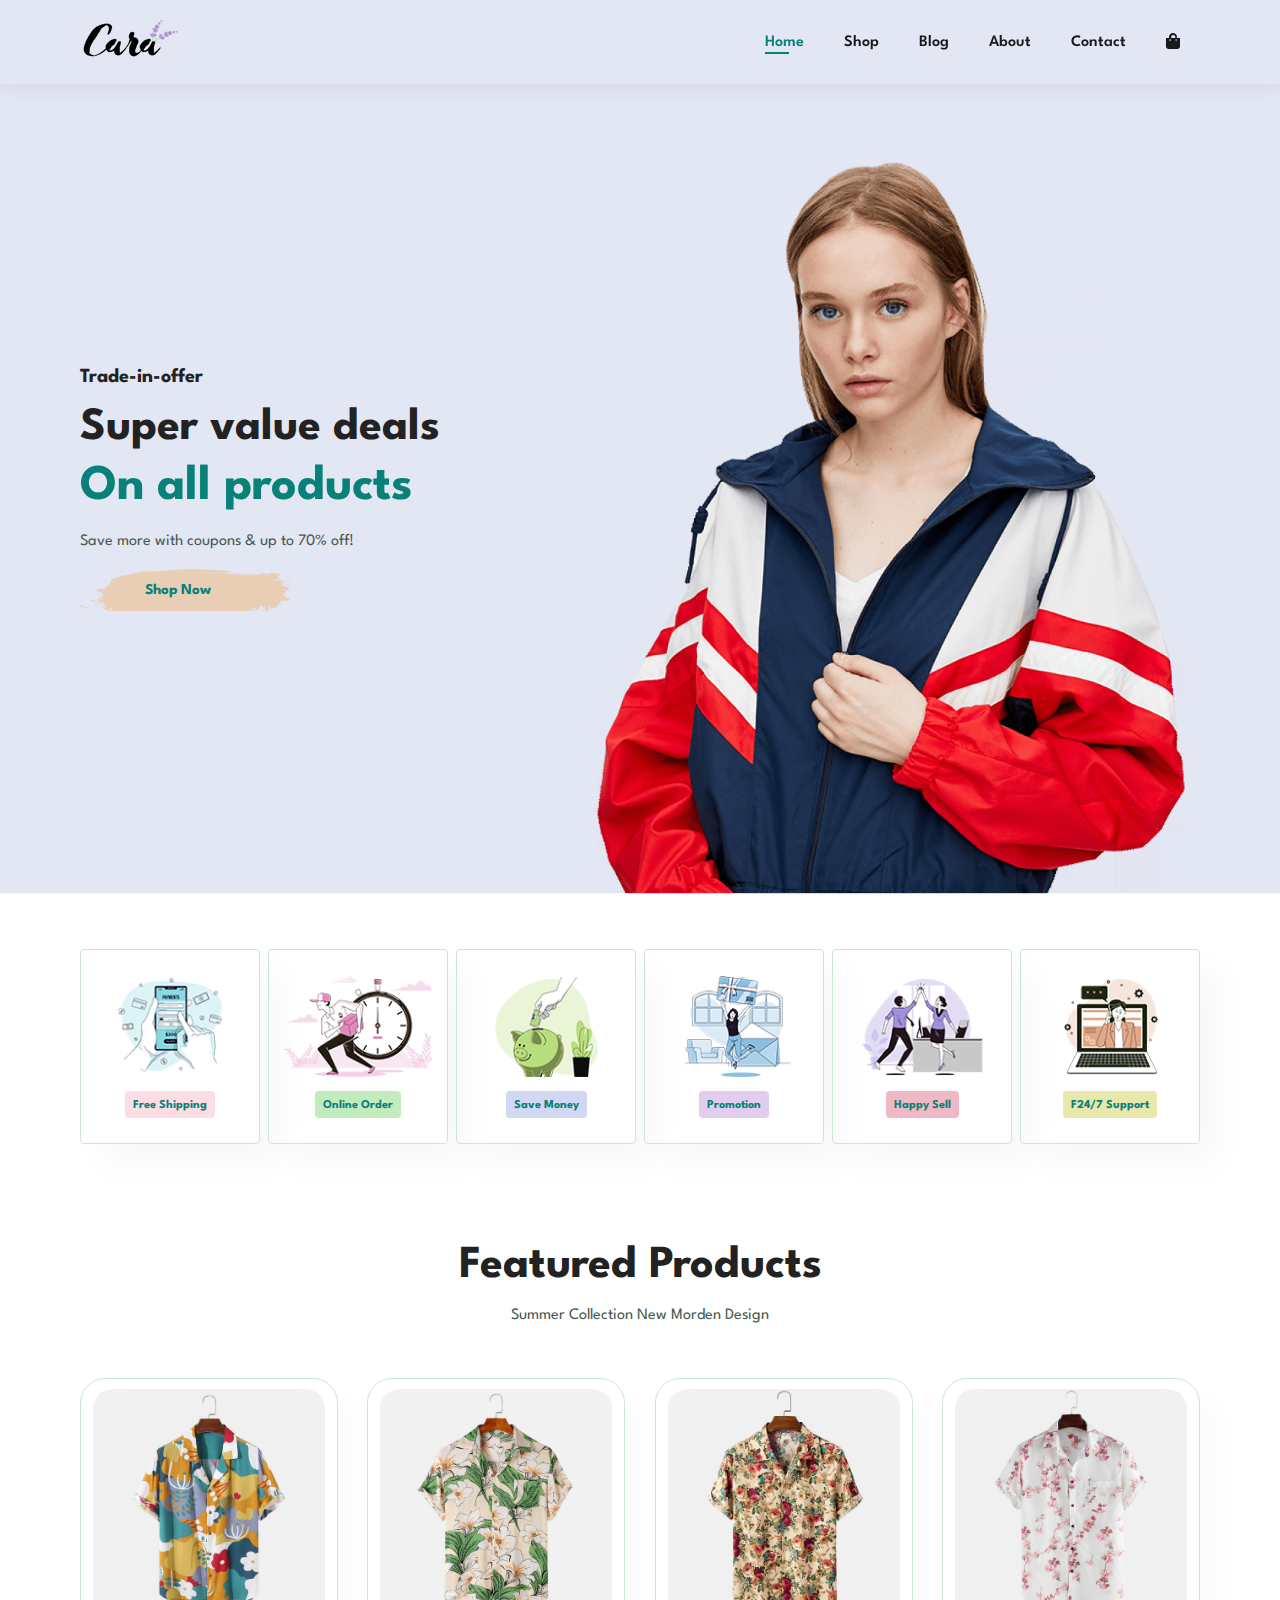
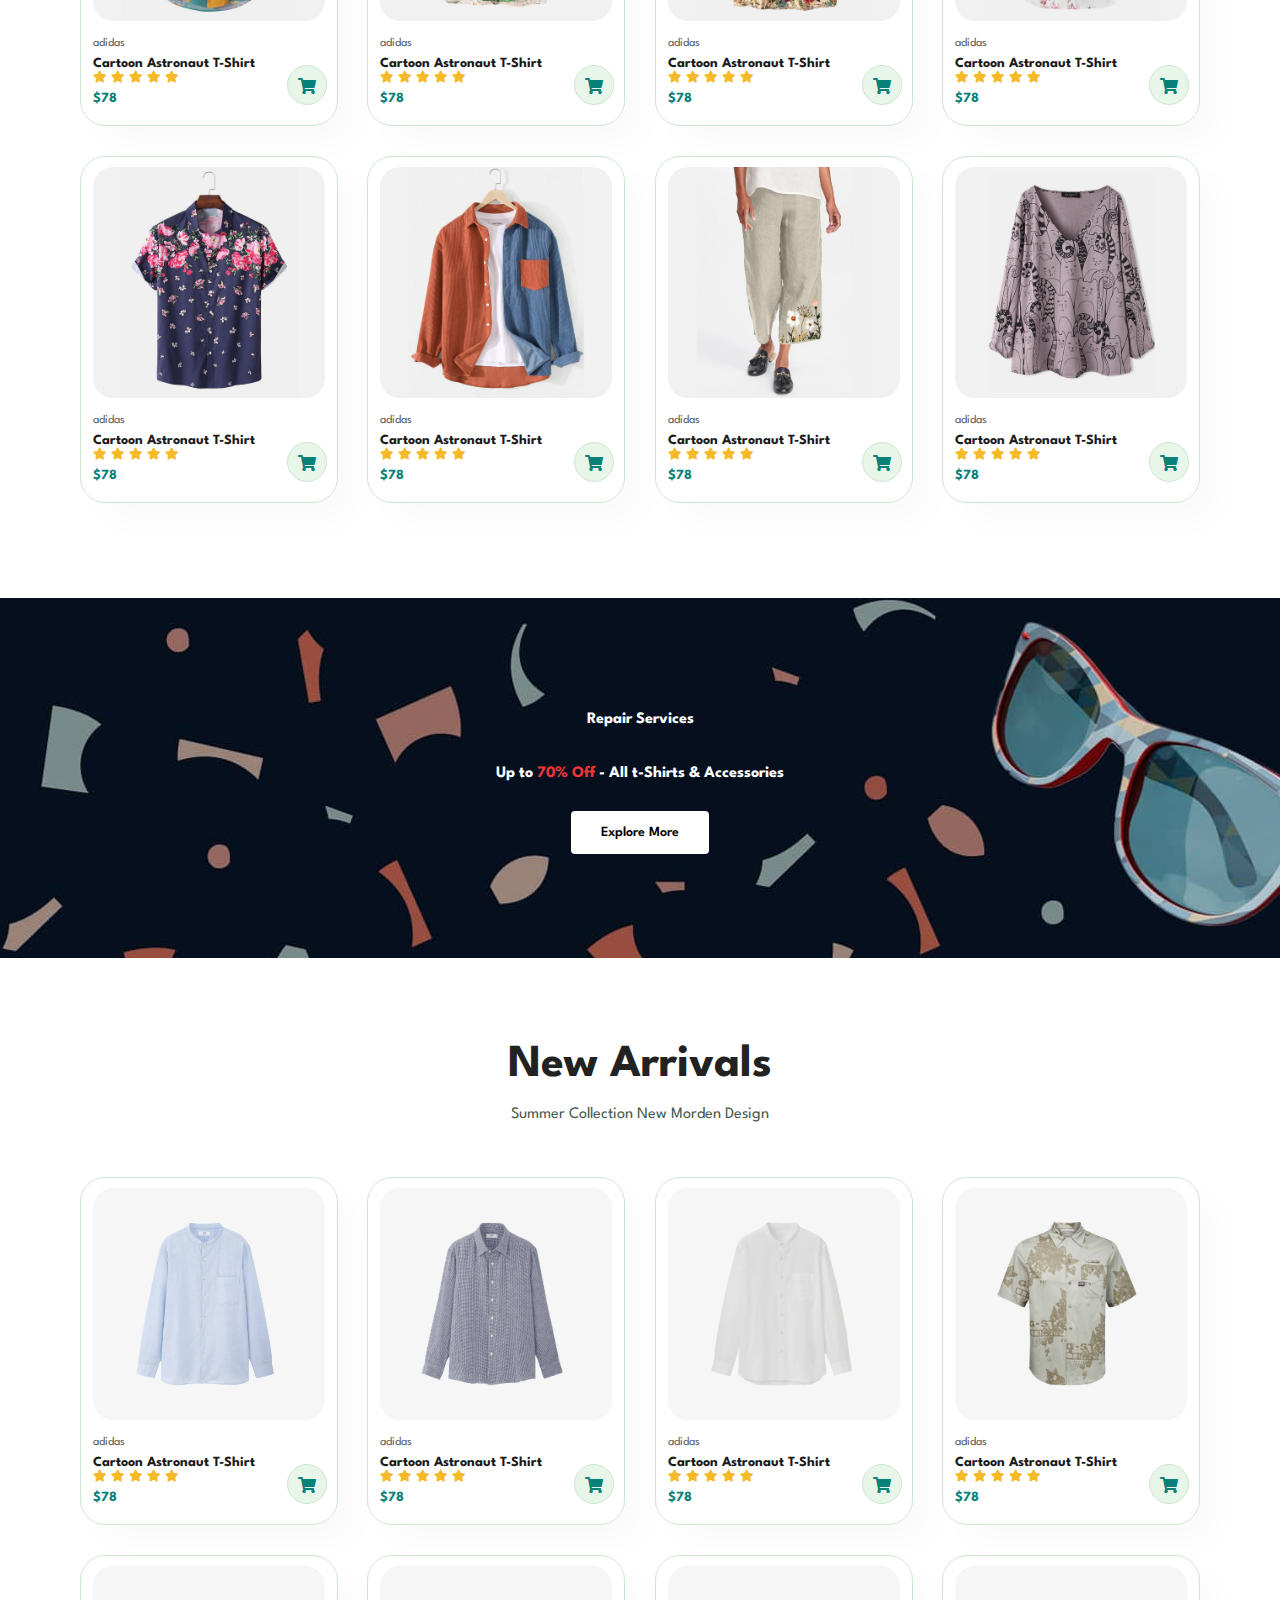
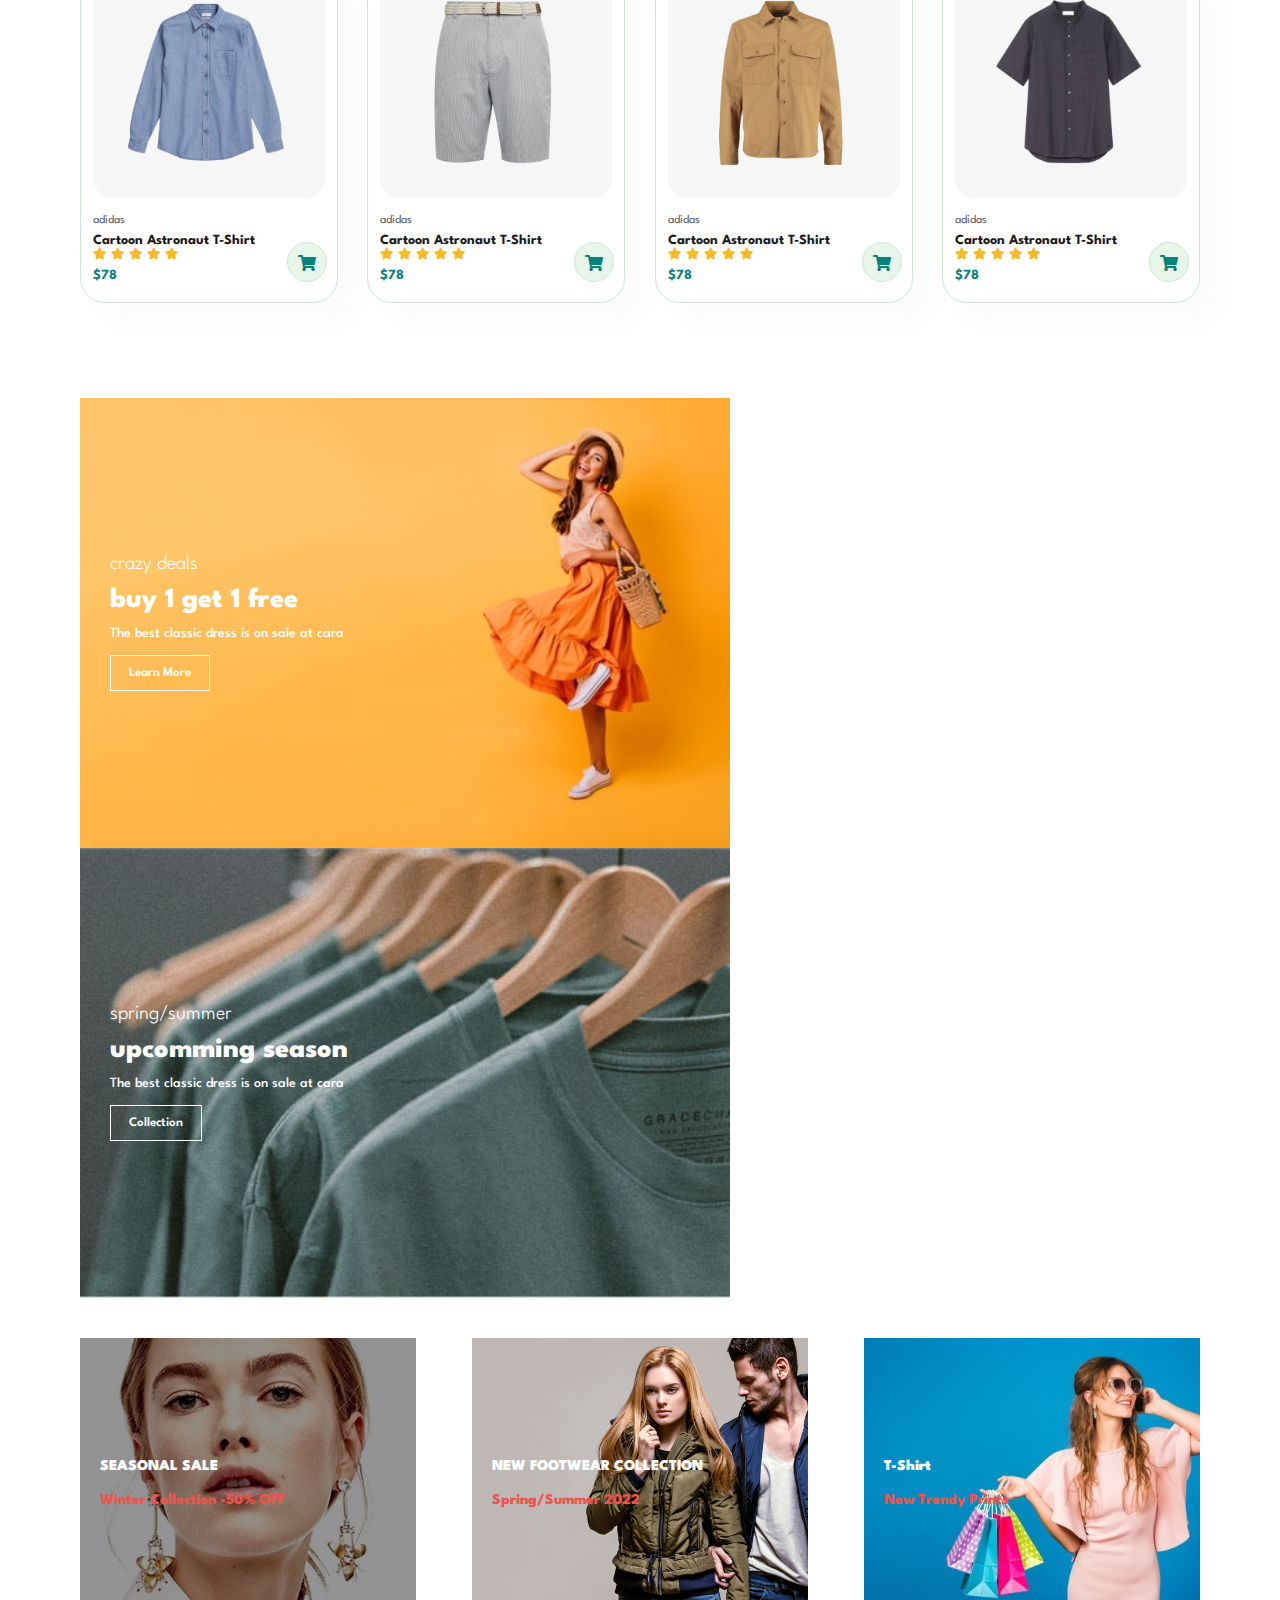
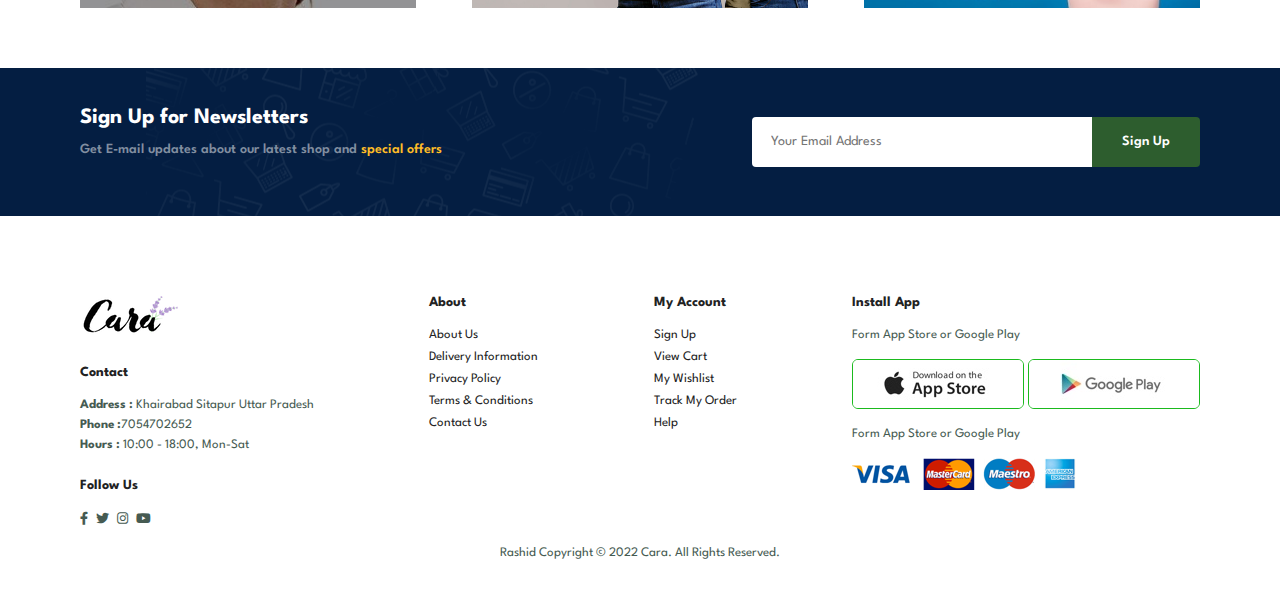
<file: index.html>
<!DOCTYPE html>
<html lang="en">
<head>
    <meta charset="UTF-8">
    <meta http-equiv="X-UA-Compatible" content="IE=edge">
    <meta name="viewport" content="width=device-width, initial-scale=1.0">
    <title>Ecommerce Site</title>
    <link rel="stylesheet" href="https://use.fontawesome.com/releases/v5.15.4/css/all.css"/>
    <link rel="stylesheet" href="style.css">
</head>
<body>
    <section id="header">
        <a href="#"><img src="img/logo.png" class="logo" alt=""></a>
        <div>
            <ul id="navbar">
                <li><a class="active" href="index.html">Home</a></li>
                <li><a href="shop.html">Shop</a></li>
                <li><a href="blog.html">Blog</a></li>
                <li><a href="about.html">About</a></li>
                <li><a href="contact.html">Contact</a></li>
                <li id="lg-bag"> <a href="cart.html"><i class="fas fa-shopping-bag"></i></a></li>
                <a href="#" id="close"><i class="far fa-times"></i></a>
            </ul>
        </div>
        <div id="mobile">
            
             <a href="cart.html"><i class="fas fa-shopping-bag"></i></a>
             <i id="bar" class="fas fa-outdent"></i>

        </div>
    </section>
    <section id="hero">
        <h4>Trade-in-offer</h4>
        <h2>Super value deals</h2>
        <h1>On all products</h1>
        <p>Save more with coupons & up to 70% off!</p>
        <button>Shop Now</button>
    </section>

    <section id="feature" class="section-p1">
        <div class="fe-box">
            <img src="img/features/f1.png" alt="">
            <h6>Free Shipping</h6>
        </div>
        <div class="fe-box">
            <img src="img/features/f2.png" alt="">
            <h6>Online Order</h6>
        </div>
        <div class="fe-box">
            <img src="img/features/f3.png" alt="">
            <h6>Save Money</h6>
        </div>
        <div class="fe-box">
            <img src="img/features/f4.png" alt="">
            <h6>Promotion</h6>
        </div>
        <div class="fe-box">
            <img src="img/features/f5.png" alt="">
            <h6>Happy Sell</h6>
        </div>
        <div class="fe-box">
            <img src="img/features/f6.png" alt="">
            <h6>F24/7 Support</h6>
        </div>
    </section>
    <section id="product1" class="section-p1">
        <h2>Featured Products</h2>
        <p>Summer Collection New Morden Design</p>
        <div class="pro-container">
            <div class="pro">
                <img src="img/products/f1.jpg" alt="">
                <div class="des">
                    <span>adidas</span>
                    <h5>Cartoon Astronaut T-Shirt</h5>
                    <div class="star">
                        <i class="fas fa-star"></i>
                        <i class="fas fa-star"></i>
                        <i class="fas fa-star"></i>
                        <i class="fas fa-star"></i>
                        <i class="fas fa-star"></i>
                    </div>
                    <h4>$78</h4>
                </div>
                <a href="#"> <i class="fas fa-shopping-cart cart"></i> </a>
            </div>
            <div class="pro">
                <img src="img/products/f2.jpg" alt="">
                <div class="des">
                    <span>adidas</span>
                    <h5>Cartoon Astronaut T-Shirt</h5>
                    <div class="star">
                        <i class="fas fa-star"></i>
                        <i class="fas fa-star"></i>
                        <i class="fas fa-star"></i>
                        <i class="fas fa-star"></i>
                        <i class="fas fa-star"></i>
                    </div>
                    <h4>$78</h4>
                </div>
                <a href="#"> <i class="fas fa-shopping-cart cart"></i> </a>
            </div>
            <div class="pro">
                <img src="img/products/f3.jpg" alt="">
                <div class="des">
                    <span>adidas</span>
                    <h5>Cartoon Astronaut T-Shirt</h5>
                    <div class="star">
                        <i class="fas fa-star"></i>
                        <i class="fas fa-star"></i>
                        <i class="fas fa-star"></i>
                        <i class="fas fa-star"></i>
                        <i class="fas fa-star"></i>
                    </div>
                    <h4>$78</h4>
                </div>
                <a href="#"> <i class="fas fa-shopping-cart cart"></i> </a>
            </div>
            <div class="pro">
                <img src="img/products/f4.jpg" alt="">
                <div class="des">
                    <span>adidas</span>
                    <h5>Cartoon Astronaut T-Shirt</h5>
                    <div class="star">
                        <i class="fas fa-star"></i>
                        <i class="fas fa-star"></i>
                        <i class="fas fa-star"></i>
                        <i class="fas fa-star"></i>
                        <i class="fas fa-star"></i>
                    </div>
                    <h4>$78</h4>
                </div>
                <a href="#"> <i class="fas fa-shopping-cart cart"></i> </a>
            </div>
            <div class="pro">
                <img src="img/products/f5.jpg" alt="">
                <div class="des">
                    <span>adidas</span>
                    <h5>Cartoon Astronaut T-Shirt</h5>
                    <div class="star">
                        <i class="fas fa-star"></i>
                        <i class="fas fa-star"></i>
                        <i class="fas fa-star"></i>
                        <i class="fas fa-star"></i>
                        <i class="fas fa-star"></i>
                    </div>
                    <h4>$78</h4>
                </div>
                <a href="#"> <i class="fas fa-shopping-cart cart"></i> </a>
            </div>
            <div class="pro">
                <img src="img/products/f6.jpg" alt="">
                <div class="des">
                    <span>adidas</span>
                    <h5>Cartoon Astronaut T-Shirt</h5>
                    <div class="star">
                        <i class="fas fa-star"></i>
                        <i class="fas fa-star"></i>
                        <i class="fas fa-star"></i>
                        <i class="fas fa-star"></i>
                        <i class="fas fa-star"></i>
                    </div>
                    <h4>$78</h4>
                </div>
                <a href="#"> <i class="fas fa-shopping-cart cart"></i> </a>
            </div>
            <div class="pro">
                <img src="img/products/f7.jpg" alt="">
                <div class="des">
                    <span>adidas</span>
                    <h5>Cartoon Astronaut T-Shirt</h5>
                    <div class="star">
                        <i class="fas fa-star"></i>
                        <i class="fas fa-star"></i>
                        <i class="fas fa-star"></i>
                        <i class="fas fa-star"></i>
                        <i class="fas fa-star"></i>
                    </div>
                    <h4>$78</h4>
                </div>
                <a href="#"> <i class="fas fa-shopping-cart cart"></i> </a>
            </div>
            <div class="pro">
                <img src="img/products/f8.jpg" alt="">
                <div class="des">
                    <span>adidas</span>
                    <h5>Cartoon Astronaut T-Shirt</h5>
                    <div class="star">
                        <i class="fas fa-star"></i>
                        <i class="fas fa-star"></i>
                        <i class="fas fa-star"></i>
                        <i class="fas fa-star"></i>
                        <i class="fas fa-star"></i>
                    </div>
                    <h4>$78</h4>
                </div>
                <a href="#"> <i class="fas fa-shopping-cart cart"></i> </a>
            </div>
        </div>
    </section>
    <section id="banner" class="section-m1">
        <h4>Repair Services</h4>
        <h2>Up to <span>70% Off</span>  - All t-Shirts & Accessories</h2>
        <button class="normal">Explore More</button>
    </section>
    <section id="product1" class="section-p1">
        <h2>New Arrivals</h2>
        <p>Summer Collection New Morden Design</p>
        <div class="pro-container">
            <div class="pro">
                <img src="img/products/n1.jpg" alt="">
                <div class="des">
                    <span>adidas</span>
                    <h5>Cartoon Astronaut T-Shirt</h5>
                    <div class="star">
                        <i class="fas fa-star"></i>
                        <i class="fas fa-star"></i>
                        <i class="fas fa-star"></i>
                        <i class="fas fa-star"></i>
                        <i class="fas fa-star"></i>
                    </div>
                    <h4>$78</h4>
                </div>
                <a href="#"> <i class="fas fa-shopping-cart cart"></i> </a>
            </div>
            <div class="pro">
                <img src="img/products/n2.jpg" alt="">
                <div class="des">
                    <span>adidas</span>
                    <h5>Cartoon Astronaut T-Shirt</h5>
                    <div class="star">
                        <i class="fas fa-star"></i>
                        <i class="fas fa-star"></i>
                        <i class="fas fa-star"></i>
                        <i class="fas fa-star"></i>
                        <i class="fas fa-star"></i>
                    </div>
                    <h4>$78</h4>
                </div>
                <a href="#"> <i class="fas fa-shopping-cart cart"></i> </a>
            </div>
            <div class="pro">
                <img src="img/products/n3.jpg" alt="">
                <div class="des">
                    <span>adidas</span>
                    <h5>Cartoon Astronaut T-Shirt</h5>
                    <div class="star">
                        <i class="fas fa-star"></i>
                        <i class="fas fa-star"></i>
                        <i class="fas fa-star"></i>
                        <i class="fas fa-star"></i>
                        <i class="fas fa-star"></i>
                    </div>
                    <h4>$78</h4>
                </div>
                <a href="#"> <i class="fas fa-shopping-cart cart"></i> </a>
            </div>
            <div class="pro">
                <img src="img/products/n4.jpg" alt="">
                <div class="des">
                    <span>adidas</span>
                    <h5>Cartoon Astronaut T-Shirt</h5>
                    <div class="star">
                        <i class="fas fa-star"></i>
                        <i class="fas fa-star"></i>
                        <i class="fas fa-star"></i>
                        <i class="fas fa-star"></i>
                        <i class="fas fa-star"></i>
                    </div>
                    <h4>$78</h4>
                </div>
                <a href="#"> <i class="fas fa-shopping-cart cart"></i> </a>
            </div>
            <div class="pro">
                <img src="img/products/n5.jpg" alt="">
                <div class="des">
                    <span>adidas</span>
                    <h5>Cartoon Astronaut T-Shirt</h5>
                    <div class="star">
                        <i class="fas fa-star"></i>
                        <i class="fas fa-star"></i>
                        <i class="fas fa-star"></i>
                        <i class="fas fa-star"></i>
                        <i class="fas fa-star"></i>
                    </div>
                    <h4>$78</h4>
                </div>
                <a href="#"> <i class="fas fa-shopping-cart cart"></i> </a>
            </div>
            <div class="pro">
                <img src="img/products/n6.jpg" alt="">
                <div class="des">
                    <span>adidas</span>
                    <h5>Cartoon Astronaut T-Shirt</h5>
                    <div class="star">
                        <i class="fas fa-star"></i>
                        <i class="fas fa-star"></i>
                        <i class="fas fa-star"></i>
                        <i class="fas fa-star"></i>
                        <i class="fas fa-star"></i>
                    </div>
                    <h4>$78</h4>
                </div>
                <a href="#"> <i class="fas fa-shopping-cart cart"></i> </a>
            </div>
            <div class="pro">
                <img src="img/products/n7.jpg" alt="">
                <div class="des">
                    <span>adidas</span>
                    <h5>Cartoon Astronaut T-Shirt</h5>
                    <div class="star">
                        <i class="fas fa-star"></i>
                        <i class="fas fa-star"></i>
                        <i class="fas fa-star"></i>
                        <i class="fas fa-star"></i>
                        <i class="fas fa-star"></i>
                    </div>
                    <h4>$78</h4>
                </div>
                <a href="#"> <i class="fas fa-shopping-cart cart"></i> </a>
            </div>
            <div class="pro">
                <img src="img/products/n8.jpg" alt="">
                <div class="des">
                    <span>adidas</span>
                    <h5>Cartoon Astronaut T-Shirt</h5>
                    <div class="star">
                        <i class="fas fa-star"></i>
                        <i class="fas fa-star"></i>
                        <i class="fas fa-star"></i>
                        <i class="fas fa-star"></i>
                        <i class="fas fa-star"></i>
                    </div>
                    <h4>$78</h4>
                </div>
                <a href="#"> <i class="fas fa-shopping-cart cart"></i> </a>
            </div>
        </div>
    </section>
    <section id="sm-banner" class="section-p1">
        <div class="banner-box">
            <h4>crazy deals</h4>
            <h2>buy 1 get 1 free</h2>
            <span>The best classic dress is on sale at  cara</span>
            <button class="white">Learn More</button>
        </div>
        <div class="banner-box banner-box2">
            <h4>spring/summer</h4>
            <h2>upcomming season</h2>
            <span>The best classic dress is on sale at  cara</span>
            <button class="white">Collection</button>
        </div>
    </section>
    <section id="banner3">
        <div class="banner-box">
            <h2>SEASONAL SALE</h2>
            <h3>Winter Collection -50% OFF</h3>      
        </div>
        <div class="banner-box banner-box2">
            <h2>NEW FOOTWEAR COLLECTION</h2>
            <h3>Spring/Summer 2022</h3>      
        </div>
        <div class="banner-box banner-box3">
            <h2>T-Shirt</h2>
            <h3>New Trendy Prints</h3>      
        </div>
    </section>
    <section id="newsletter" class="section-p1 section-m1">
        <div class="newtext">
            <h4>Sign Up for Newsletters</h4>
            <p>Get E-mail updates about our latest shop and <span>special offers</span></p>
        </div>
        <div class="form">
            <input type="text" placeholder="Your Email Address">
            <button class="normal">Sign Up</button>
        </div>
    </section>
    <footer class="section-p1">
        <div class="column">
            <img class="logo"  src="img/logo.png" alt="">
            <h4>Contact</h4>
            <p> <strong>Address :</strong> Khairabad Sitapur Uttar Pradesh</p>
            <p> <strong>Phone :</strong>7054702652</p>
            <p> <strong>Hours :</strong> 10:00 - 18:00, Mon-Sat</p>
            <div class="follow">
                <h4>Follow Us</h4>
                <div class="icon">
                    <a href="#"><i class="fab fa-facebook-f"></i></a>
                    <a href="#"><i class="fab fa-twitter"></i></a>
                    <a href="#"><i class="fab fa-instagram"></i></a>
                    <a href="#"><i class="fab fa-youtube"></i></a>
                    
                </div>
            </div>
        </div>
        <div class="column">
            <h4>About</h4>
            <a href="#">About Us</a>
            <a href="#">Delivery Information</a>
            <a href="# ">Privacy Policy</a>
            <a href="#">Terms & Conditions</a>
            <a href="#">Contact Us</a>  
        </div>
        <div class="column">
            <h4>My Account</h4>
            <a href="#">Sign Up</a>
            <a href="#">View Cart</a>
            <a href="# ">My Wishlist</a>
            <a href="#">Track My Order</a>
            <a href="#">Help</a>  
        </div>
        <div class="column install">
            <h4>Install App</h4>
            <p>Form App Store or Google Play</p> 
            <div class="row">
                <img src="img/pay/app.jpg" alt="">
                <img src="img/pay/play.jpg" alt="">

            </div>
            <p>Form App Store or Google Play</p> 
            <img src="img/pay/pay.png" alt="">
        </div>
        <div class="copyright">
            <p>Rashid Copyright © 2022 Cara. All Rights Reserved.</p>
        </div>
    </footer>
    <script src="script.js"></script>
</body>
</html>
</file>
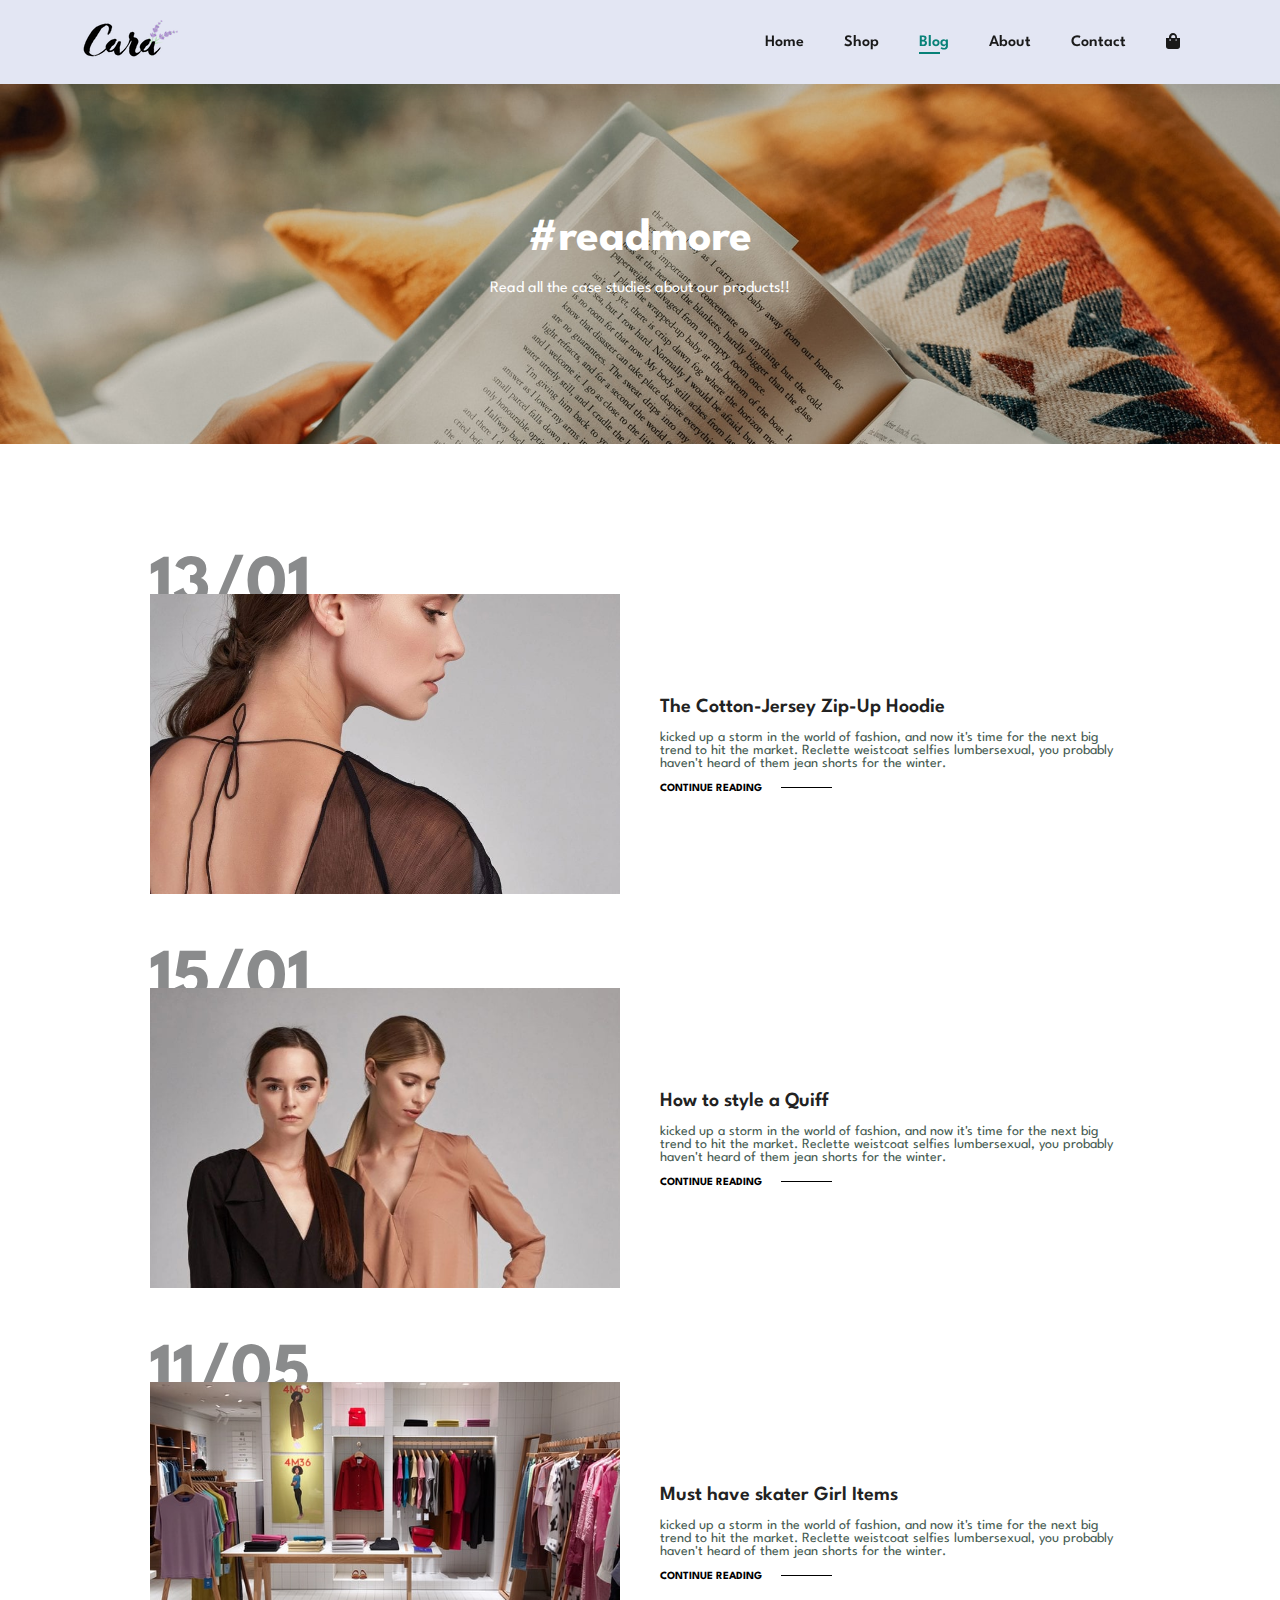
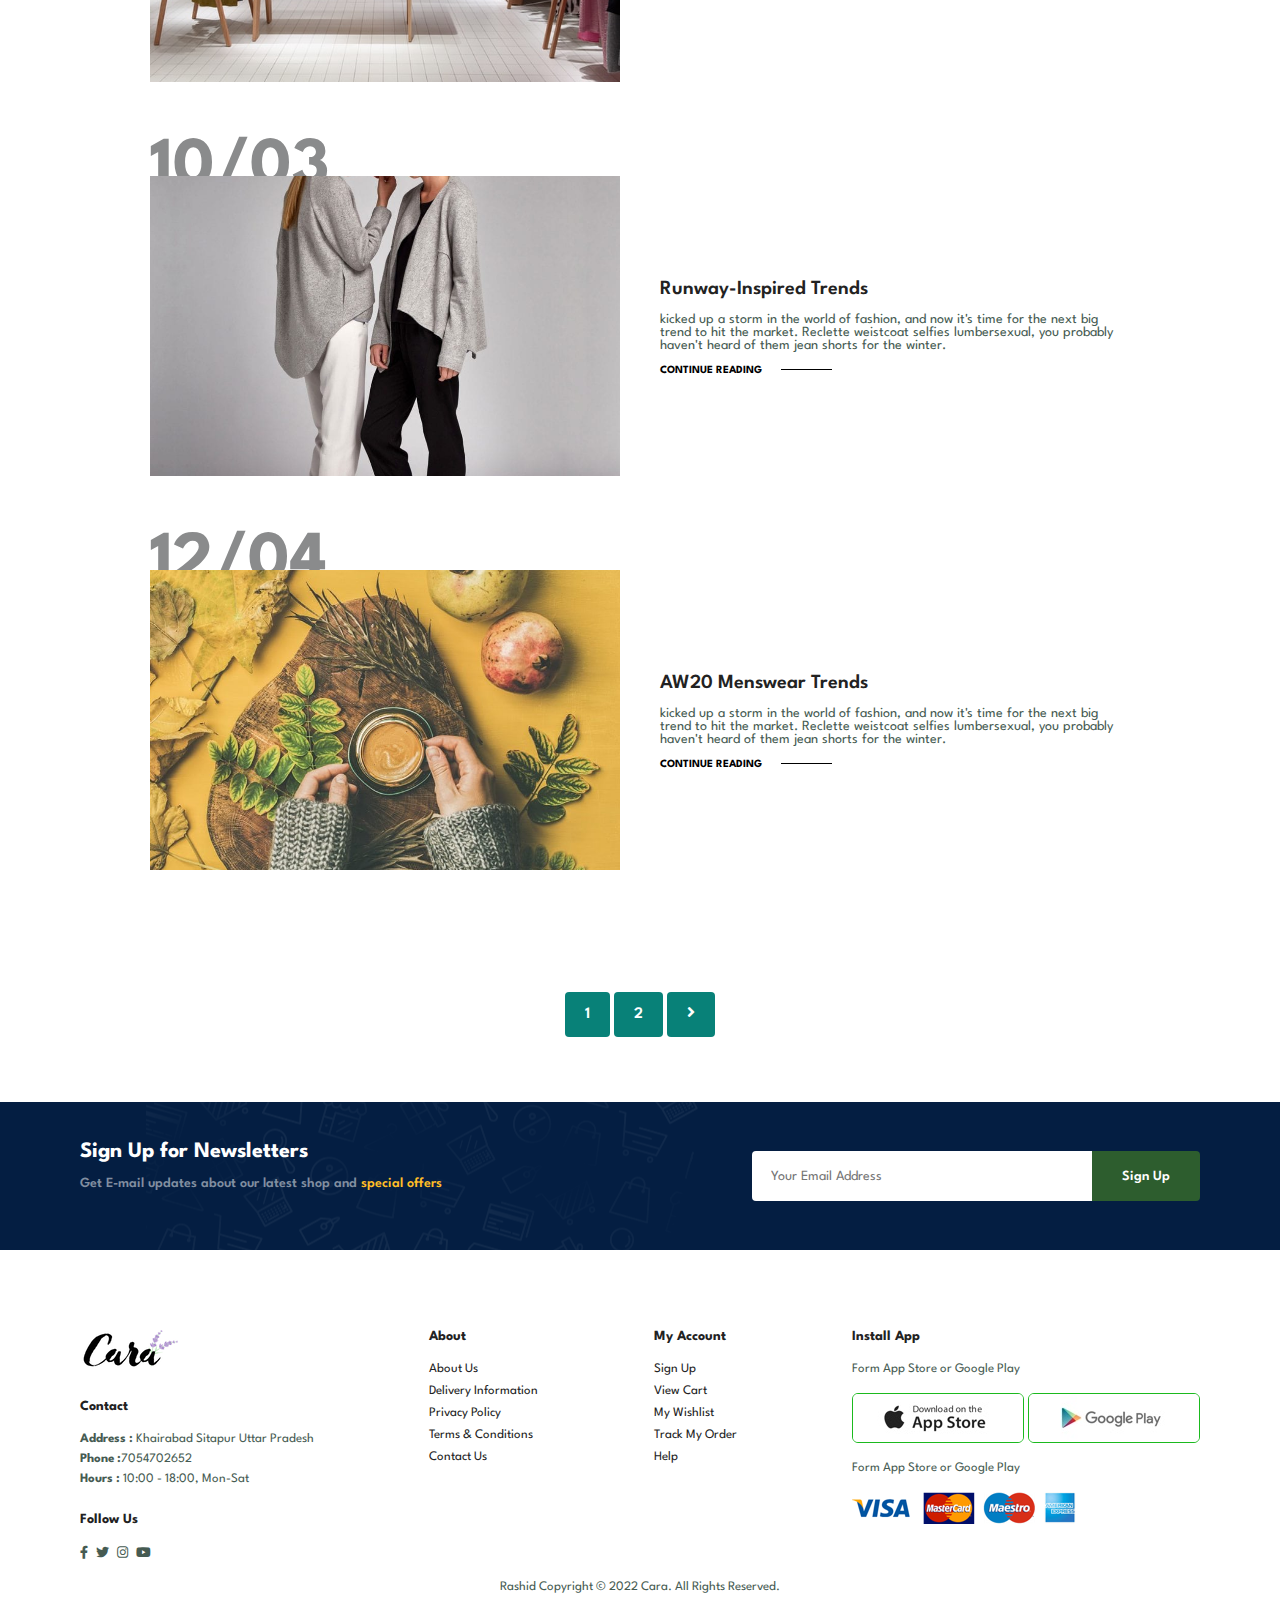
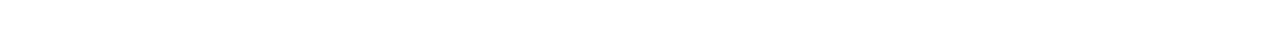
<file: blog.html>
<!DOCTYPE html>
<html lang="en">
<head>
    <meta charset="UTF-8">
    <meta http-equiv="X-UA-Compatible" content="IE=edge">
    <meta name="viewport" content="width=device-width, initial-scale=1.0">
    <title>Ecommerce Site</title>
    <link rel="stylesheet" href="https://use.fontawesome.com/releases/v5.15.4/css/all.css"/>
    <link rel="stylesheet" href="style.css">
</head>
<body>
    <section id="header">
        <a href="#"><img src="img/logo.png" class="logo" alt=""></a>
        <div>
            <ul id="navbar">
                <li><a  href="index.html">Home</a></li>
                <li><a  href="shop.html">Shop</a></li>
                <li><a class="active" href="blog.html">Blog</a></li>
                <li><a href="about.html">About</a></li>
                <li><a href="contact.html">Contact</a></li>
                <li id="lg-bag"> <a href="cart.html"><i class="fas fa-shopping-bag"></i></a></li>
                <a href="#" id="close"><i class="far fa-time"></i></a>
            </ul>
        </div>
        <div id="mobile">
            
             <a href="cart.html"><i class="fas fa-shopping-bag"></i></a>
             <i id="bar" class="fas fa-outdent"></i>

        </div>
    </section>
    <section id="page-header" class="blog-header">
        <h2>#readmore</h2>
        <p>Read all the case studies about our products!!</p>
        
    </section>
    <section id="blog">
    <div class="blog-box">
        <div class="blog-img">
            <img src="img/blog/b1.jpg" alt="">
        </div>
        <div class="blog-details">
            <h4>The Cotton-Jersey Zip-Up Hoodie</h4>
            <p>
            kicked up a storm in the world of fashion, and now it's time for the next big trend to hit the market.
            Reclette weistcoat selfies lumbersexual, you probably haven't heard of them jean shorts for the winter.
            </p>
            <a href="#">CONTINUE READING</a> 
        </div>
        <h1>13/01</h1>
    </div>
    <div class="blog-box">
        <div class="blog-img">
            <img src="img/blog/b2.jpg" alt="">
        </div>
        <div class="blog-details">
            <h4>How to style a Quiff</h4>
            <p>
            kicked up a storm in the world of fashion, and now it's time for the next big trend to hit the market.
            Reclette weistcoat selfies lumbersexual, you probably haven't heard of them jean shorts for the winter.
            </p>
            <a href="#">CONTINUE READING</a> 
        </div>
        <h1>15/01</h1>
    </div>
    <div class="blog-box">
        <div class="blog-img">
            <img src="img/blog/b3.jpg" alt="">
        </div>
        <div class="blog-details">
            <h4>Must have skater Girl Items</h4>
            <p>
            kicked up a storm in the world of fashion, and now it's time for the next big trend to hit the market.
            Reclette weistcoat selfies lumbersexual, you probably haven't heard of them jean shorts for the winter.
            </p>
            <a href="#">CONTINUE READING</a> 
        </div>
        <h1>11/05</h1>
    </div>
    <div class="blog-box">
        <div class="blog-img">
            <img src="img/blog/b4.jpg" alt="">
        </div>
        <div class="blog-details">
            <h4>Runway-Inspired Trends</h4>
            <p>
            kicked up a storm in the world of fashion, and now it's time for the next big trend to hit the market.
            Reclette weistcoat selfies lumbersexual, you probably haven't heard of them jean shorts for the winter.
            </p>
            <a href="#">CONTINUE READING</a> 
        </div>
        <h1>10/03</h1>
    </div>
    <div class="blog-box">
        <div class="blog-img">
            <img src="img/blog/b6.jpg" alt="">
        </div>
        <div class="blog-details">
            <h4>AW20 Menswear Trends</h4>
            <p>
            kicked up a storm in the world of fashion, and now it's time for the next big trend to hit the market.
            Reclette weistcoat selfies lumbersexual, you probably haven't heard of them jean shorts for the winter.
            </p>
            <a href="#">CONTINUE READING</a> 
        </div>
        <h1>12/04</h1>
    </div>
    </section>
    <section id="pagination" class="section-p1">
        <a href="#">1</a>
        <a href="#">2</a>
        <a href="#"> <i class="fas fa-angle-right"></i> </a>
    </section>
   
    <section id="newsletter" class="section-p1 section-m1">
        <div class="newtext">
            <h4>Sign Up for Newsletters</h4>
            <p>Get E-mail updates about our latest shop and <span>special offers</span></p>
        </div>
        <div class="form">
            <input type="text" placeholder="Your Email Address">
            <button class="normal">Sign Up</button>
        </div>
    </section>
    <footer class="section-p1">
        <div class="column">
            <img class="logo"  src="img/logo.png" alt="">
            <h4>Contact</h4>
            <p> <strong>Address :</strong> Khairabad Sitapur Uttar Pradesh</p>
            <p> <strong>Phone :</strong>7054702652</p>
            <p> <strong>Hours :</strong> 10:00 - 18:00, Mon-Sat</p>
            <div class="follow">
                <h4>Follow Us</h4>
                <div class="icon">
                    <a href="#"><i class="fab fa-facebook-f"></i></a>
                    <a href="#"><i class="fab fa-twitter"></i></a>
                    <a href="#"><i class="fab fa-instagram"></i></a>
                    <a href="#"><i class="fab fa-youtube"></i></a>
                    
                </div>
            </div>
        </div>
        <div class="column">
            <h4>About</h4>
            <a href="#">About Us</a>
            <a href="#">Delivery Information</a>
            <a href="# ">Privacy Policy</a>
            <a href="#">Terms & Conditions</a>
            <a href="#">Contact Us</a>  
        </div>
        <div class="column">
            <h4>My Account</h4>
            <a href="#">Sign Up</a>
            <a href="#">View Cart</a>
            <a href="# ">My Wishlist</a>
            <a href="#">Track My Order</a>
            <a href="#">Help</a>  
        </div>
        <div class="column install">
            <h4>Install App</h4>
            <p>Form App Store or Google Play</p> 
            <div class="row">
                <img src="img/pay/app.jpg" alt="">
                <img src="img/pay/play.jpg" alt="">

            </div>
            <p>Form App Store or Google Play</p> 
            <img src="img/pay/pay.png" alt="">
        </div>
        <div class="copyright">
            <p>Rashid Copyright © 2022 Cara. All Rights Reserved.</p>
        </div>
    </footer>
    <script src="script.js"></script>
</body>
</html>
</file>
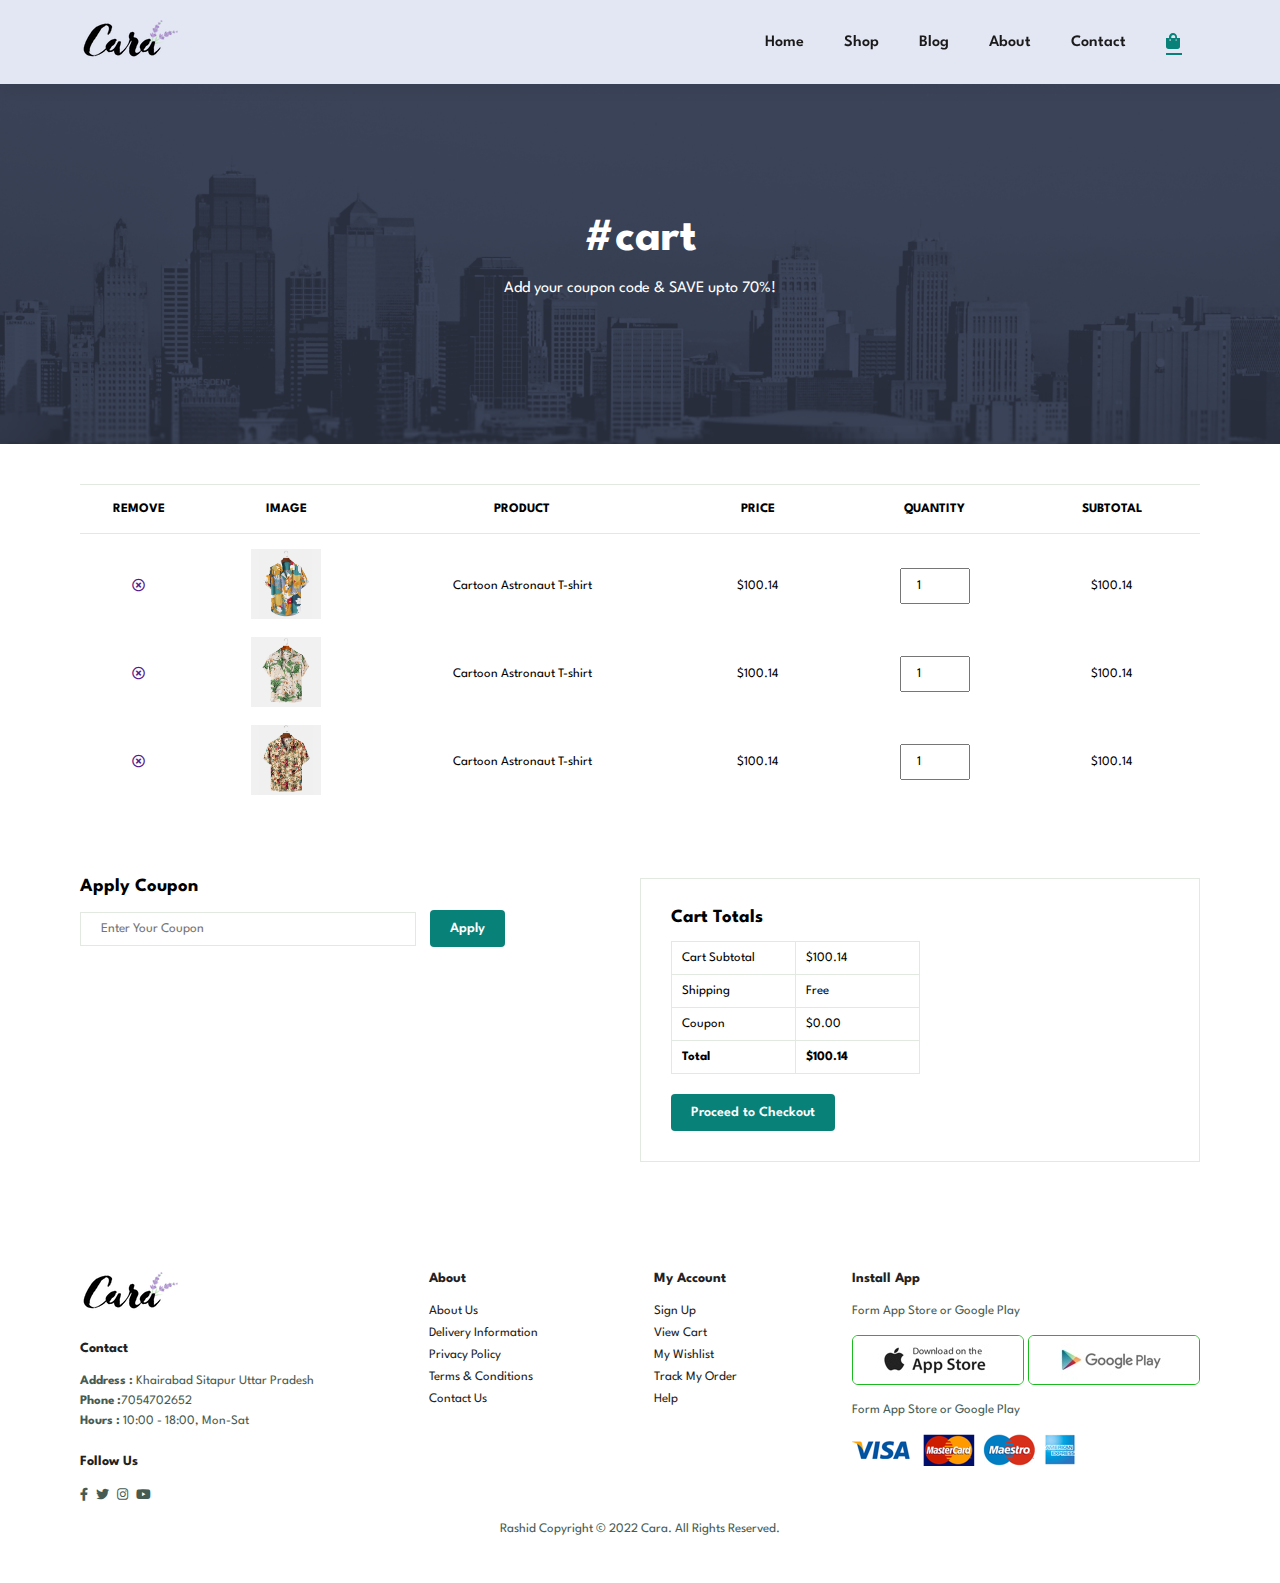
<file: cart.html>
<!DOCTYPE html>
<html lang="en">
  <head>
    <meta charset="UTF-8" />
    <meta http-equiv="X-UA-Compatible" content="IE=edge" />
    <meta name="viewport" content="width=device-width, initial-scale=1.0" />
    <title>Ecommerce Site</title>
    <link
      rel="stylesheet"
      href="https://use.fontawesome.com/releases/v5.15.4/css/all.css"
    />
    <link rel="stylesheet" href="style.css" />
  </head>
  <body>
    <section id="header">
      <a href="#"><img src="img/logo.png" class="logo" alt="" /></a>
      <div>
        <ul id="navbar">
          <li><a href="index.html">Home</a></li>
          <li><a href="shop.html">Shop</a></li>
          <li><a href="blog.html">Blog</a></li>
          <li><a href="about.html">About</a></li>
          <li><a href="contact.html">Contact</a></li>
          <li id="lg-bag">
            <a class="active" href="cart.html"
              ><i class="fas fa-shopping-bag"></i
            ></a>
          </li>
          <a href="#" id="close"><i class="far fa-time"></i></a>
        </ul>
      </div>
      <div id="mobile">
        <a href="cart.html"><i class="fas fa-shopping-bag"></i></a>
        <i id="bar" class="fas fa-outdent"></i>
      </div>
    </section>
    <section id="page-header" class="about-header">
      <h2>#cart</h2>
      <p>Add your coupon code & SAVE upto 70%!</p>
    </section>
    <section id="cart" class="section-p1">
      <table width="100%">
        <thead>
          <tr>
            <td>Remove</td>
            <td>Image</td>
            <td>Product</td>
            <td>Price</td>
            <td>Quantity</td>
            <td>SubTotal</td>
          </tr>
        </thead>
        <tbody>
          <tr>
            <td>
              <a href=""><i class="far fa-times-circle"></i></a>
              <td><img src="img/products/f1.jpg" alt=""></td>
              <td>Cartoon Astronaut T-shirt</td>
              <td>$100.14</td>
              <td><input type="number" value="1"></td>
              <td>$100.14</td>
            </td>
          </tr>
          <tr>
            <td>
              <a href=""><i class="far fa-times-circle"></i></a>
              <td><img src="img/products/f2.jpg" alt=""></td>
              <td>Cartoon Astronaut T-shirt</td>
              <td>$100.14</td>
              <td><input type="number" value="1"></td>
              <td>$100.14</td>
            </td>
          </tr>
          <tr>
            <td>
              <a href=""><i class="far fa-times-circle"></i></a>
              <td><img src="img/products/f3.jpg" alt=""></td>
              <td>Cartoon Astronaut T-shirt</td>
              <td>$100.14</td>
              <td><input type="number" value="1"></td>
              <td>$100.14</td>
            </td>
          </tr>
        </tbody>
      </table>
    </section>
    <section id="cart-add" class="section-p1">
      <div id="coupon">
        <h3>Apply Coupon</h3>
        <div>
          <input type="text" placeholder="Enter Your Coupon">
          <button class="normal">Apply</button>
        </div>
      </div>
      <div id="subtotal">
        <h3>Cart Totals</h3>
        <table>
          <tr>
            <td> Cart Subtotal</td>
            <td>$100.14</td>
          </tr>
          <tr>
            <td> Shipping</td>
            <td>Free</td>
          </tr>
          <tr>
            <td> Coupon</td>
            <td>$0.00</td>
          </tr>
          <tr>
            <td> <strong> Total</strong></td>
            <td><strong> $100.14 </strong></td>
          </tr>
        </table>
        <button class="normal"> Proceed to Checkout</button>
      </div>
    </section>

    <footer class="section-p1">
      <div class="column">
        <img class="logo" src="img/logo.png" alt="" />
        <h4>Contact</h4>
        <p><strong>Address :</strong> Khairabad Sitapur Uttar Pradesh</p>
        <p><strong>Phone :</strong>7054702652</p>
        <p><strong>Hours :</strong> 10:00 - 18:00, Mon-Sat</p>
        <div class="follow">
          <h4>Follow Us</h4>
          <div class="icon">
            <a href="#"><i class="fab fa-facebook-f"></i></a>
            <a href="#"><i class="fab fa-twitter"></i></a>
            <a href="#"><i class="fab fa-instagram"></i></a>
            <a href="#"><i class="fab fa-youtube"></i></a>
          </div>
        </div>
      </div>
      <div class="column">
        <h4>About</h4>
        <a href="#">About Us</a>
        <a href="#">Delivery Information</a>
        <a href="# ">Privacy Policy</a>
        <a href="#">Terms & Conditions</a>
        <a href="#">Contact Us</a>
      </div>
      <div class="column">
        <h4>My Account</h4>
        <a href="#">Sign Up</a>
        <a href="#">View Cart</a>
        <a href="# ">My Wishlist</a>
        <a href="#">Track My Order</a>
        <a href="#">Help</a>
      </div>
      <div class="column install">
        <h4>Install App</h4>
        <p>Form App Store or Google Play</p>
        <div class="row">
          <img src="img/pay/app.jpg" alt="" />
          <img src="img/pay/play.jpg" alt="" />
        </div>
        <p>Form App Store or Google Play</p>
        <img src="img/pay/pay.png" alt="" />
      </div>
      <div class="copyright">
        <p>Rashid Copyright © 2022 Cara. All Rights Reserved.</p>
      </div>
    </footer>
    <script src="script.js"></script>
  </body>
</html>
</file>
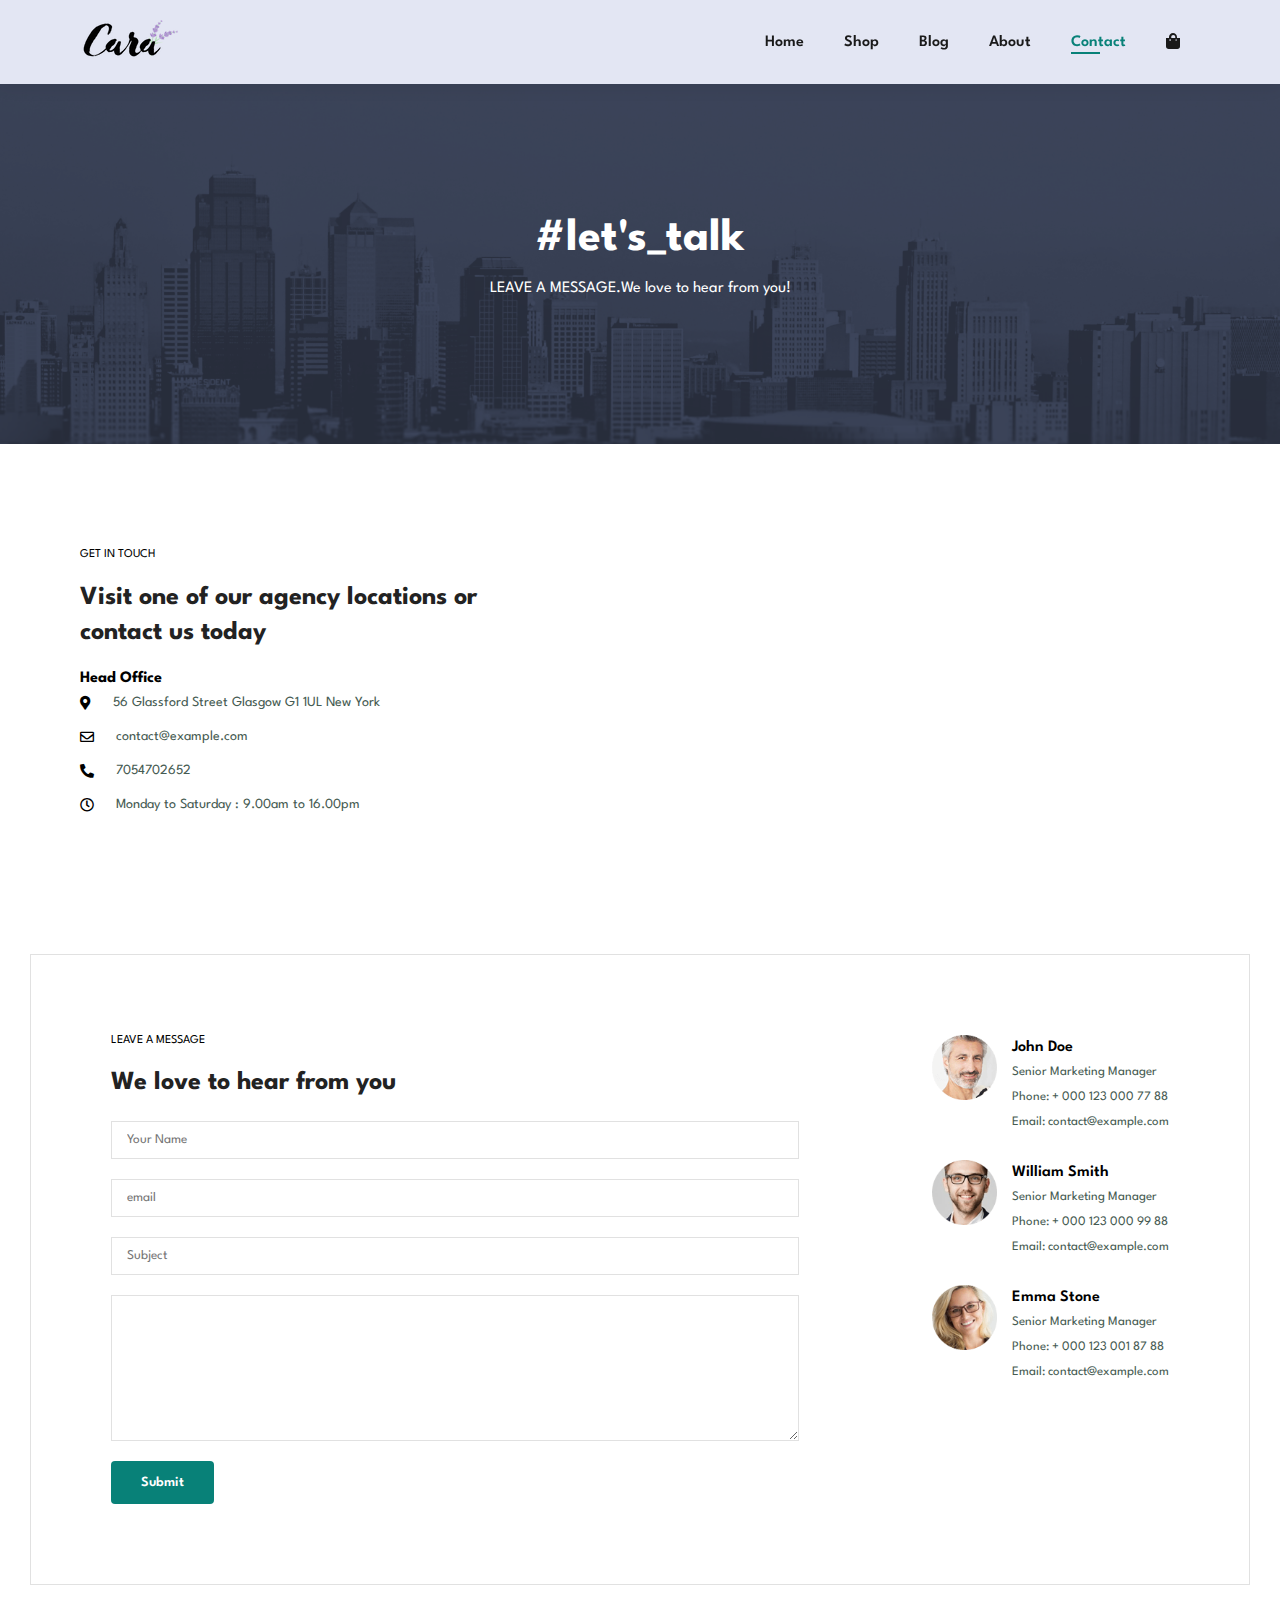
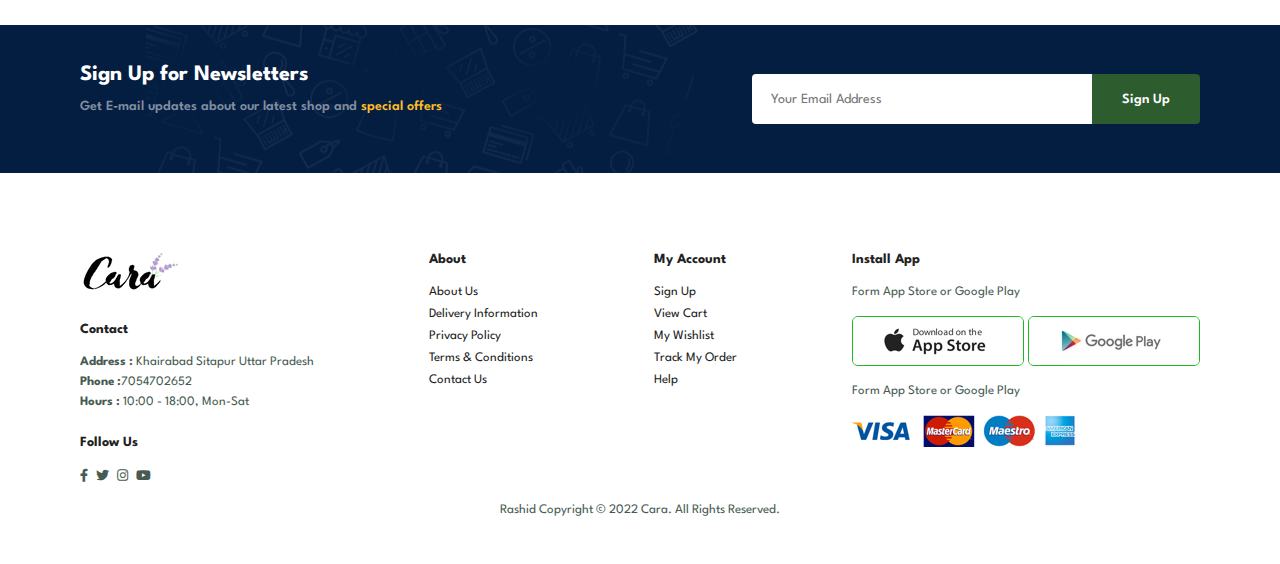
<file: contact.html>
<!DOCTYPE html>
<html lang="en">
  <head>
    <meta charset="UTF-8" />
    <meta http-equiv="X-UA-Compatible" content="IE=edge" />
    <meta name="viewport" content="width=device-width, initial-scale=1.0" />
    <title>Ecommerce Site</title>
    <link
      rel="stylesheet"
      href="https://use.fontawesome.com/releases/v5.15.4/css/all.css"
    />
    <link rel="stylesheet" href="style.css" />
  </head>
  <body>
    <section id="header">
      <a href="#"><img src="img/logo.png" class="logo" alt="" /></a>
      <div>
        <ul id="navbar">
          <li><a href="index.html">Home</a></li>
          <li><a href="shop.html">Shop</a></li>
          <li><a href="blog.html">Blog</a></li>
          <li><a href="about.html">About</a></li>
          <li><a class="active" href="contact.html">Contact</a></li>
          <li id="lg-bag">
            <a href="cart.html"><i class="fas fa-shopping-bag"></i></a>
          </li>
          <a href="#" id="close"><i class="far fa-time"></i></a>
        </ul>
      </div>
      <div id="mobile">
        <a href="cart.html"><i class="fas fa-shopping-bag"></i></a>
        <i id="bar" class="fas fa-outdent"></i>
      </div>
    </section>
    <section id="page-header" class="about-header">
      <h2>#let's_talk</h2>
      <p>LEAVE A MESSAGE.We love to hear from you!</p>
    </section>
    <section id="contact-details" class="section-p1">
      <div class="details">
        <span>GET IN TOUCH</span>
        <h2>Visit one of our agency locations or contact us today</h2>
        <h3>Head Office</h3>
        <div>
          <li>
            <i class="fas fa-map-marker-alt"></i>
            <p>56 Glassford Street Glasgow G1 1UL New York</p>
          </li>
          <li>
            <i class="far fa-envelope"></i>
            <p>contact@example.com</p>
          </li>
          <li>
            <i class="fas fa-phone-alt"></i>
            <p>7054702652</p>
          </li>
          <li>
            <i class="far fa-clock"></i>
            <p>Monday to Saturday : 9.00am to 16.00pm</p>
          </li>
        </div>
      </div>
      <div class="map">
        <iframe
          src="https://www.google.com/maps/embed?pb=!1m18!1m12!1m3!1d28303.998189607246!2d80.73296777455225!3d27.53146615334697!2m3!1f0!2f0!3f0!3m2!1i1024!2i768!4f13.1!3m3!1m2!1s0x399ed479cae297f7%3A0xf4a93abe2cec36af!2sKhairabad%2C%20Uttar%20Pradesh!5e0!3m2!1sen!2sin!4v1657828669379!5m2!1sen!2sin"
          width="600"
          height="450"
          style="border: 0"
          allowfullscreen=""
          loading="lazy"
          referrerpolicy="no-referrer-when-downgrade"
        ></iframe>
      </div>
    </section>
    <section id="form-details">
      <form action="">
        <span>LEAVE A MESSAGE</span>
        <h2>We love to hear from you</h2>
        <input type="text" placeholder="Your Name" />
        <input type="text" placeholder="email" />
        <input type="text" placeholder="Subject" />
        <textarea name="" id="" cols="30" rows="10" placeholder="Your Message">
        </textarea>
        <button class="normal">Submit</button>
      </form>
      <div class="people">
        <div>
          <img src="img/people/1.png" alt="" />
          <p>
            <span>John Doe</span> Senior Marketing Manager <br />
            Phone: + 000 123 000 77 88 <br />
            Email: contact@example.com
          </p>
        </div>
        <div>
          <img src="img/people/2.png" alt="" />
          <p>
            <span>William Smith</span> Senior Marketing Manager <br />
            Phone: + 000 123 000 99 88 <br />
            Email: contact@example.com
          </p>
        </div>
        <div>
          <img src="img/people/3.png" alt="" />
          <p>
            <span>Emma Stone</span> Senior Marketing Manager <br />
            Phone: + 000 123 001 87 88 <br />
            Email: contact@example.com
          </p>
        </div>
      </div>
    </section>
    <section id="newsletter" class="section-p1 section-m1">
      <div class="newtext">
        <h4>Sign Up for Newsletters</h4>
        <p>
          Get E-mail updates about our latest shop and
          <span>special offers</span>
        </p>
      </div>
      <div class="form">
        <input type="text" placeholder="Your Email Address" />
        <button class="normal">Sign Up</button>
      </div>
    </section>
    <footer class="section-p1">
      <div class="column">
        <img class="logo" src="img/logo.png" alt="" />
        <h4>Contact</h4>
        <p><strong>Address :</strong> Khairabad Sitapur Uttar Pradesh</p>
        <p><strong>Phone :</strong>7054702652</p>
        <p><strong>Hours :</strong> 10:00 - 18:00, Mon-Sat</p>
        <div class="follow">
          <h4>Follow Us</h4>
          <div class="icon">
            <a href="#"><i class="fab fa-facebook-f"></i></a>
            <a href="#"><i class="fab fa-twitter"></i></a>
            <a href="#"><i class="fab fa-instagram"></i></a>
            <a href="#"><i class="fab fa-youtube"></i></a>
          </div>
        </div>
      </div>
      <div class="column">
        <h4>About</h4>
        <a href="#">About Us</a>
        <a href="#">Delivery Information</a>
        <a href="# ">Privacy Policy</a>
        <a href="#">Terms & Conditions</a>
        <a href="#">Contact Us</a>
      </div>
      <div class="column">
        <h4>My Account</h4>
        <a href="#">Sign Up</a>
        <a href="#">View Cart</a>
        <a href="# ">My Wishlist</a>
        <a href="#">Track My Order</a>
        <a href="#">Help</a>
      </div>
      <div class="column install">
        <h4>Install App</h4>
        <p>Form App Store or Google Play</p>
        <div class="row">
          <img src="img/pay/app.jpg" alt="" />
          <img src="img/pay/play.jpg" alt="" />
        </div>
        <p>Form App Store or Google Play</p>
        <img src="img/pay/pay.png" alt="" />
      </div>
      <div class="copyright">
        <p>Rashid Copyright © 2022 Cara. All Rights Reserved.</p>
      </div>
    </footer>
    <script src="script.js"></script>
  </body>
</html>
</file>
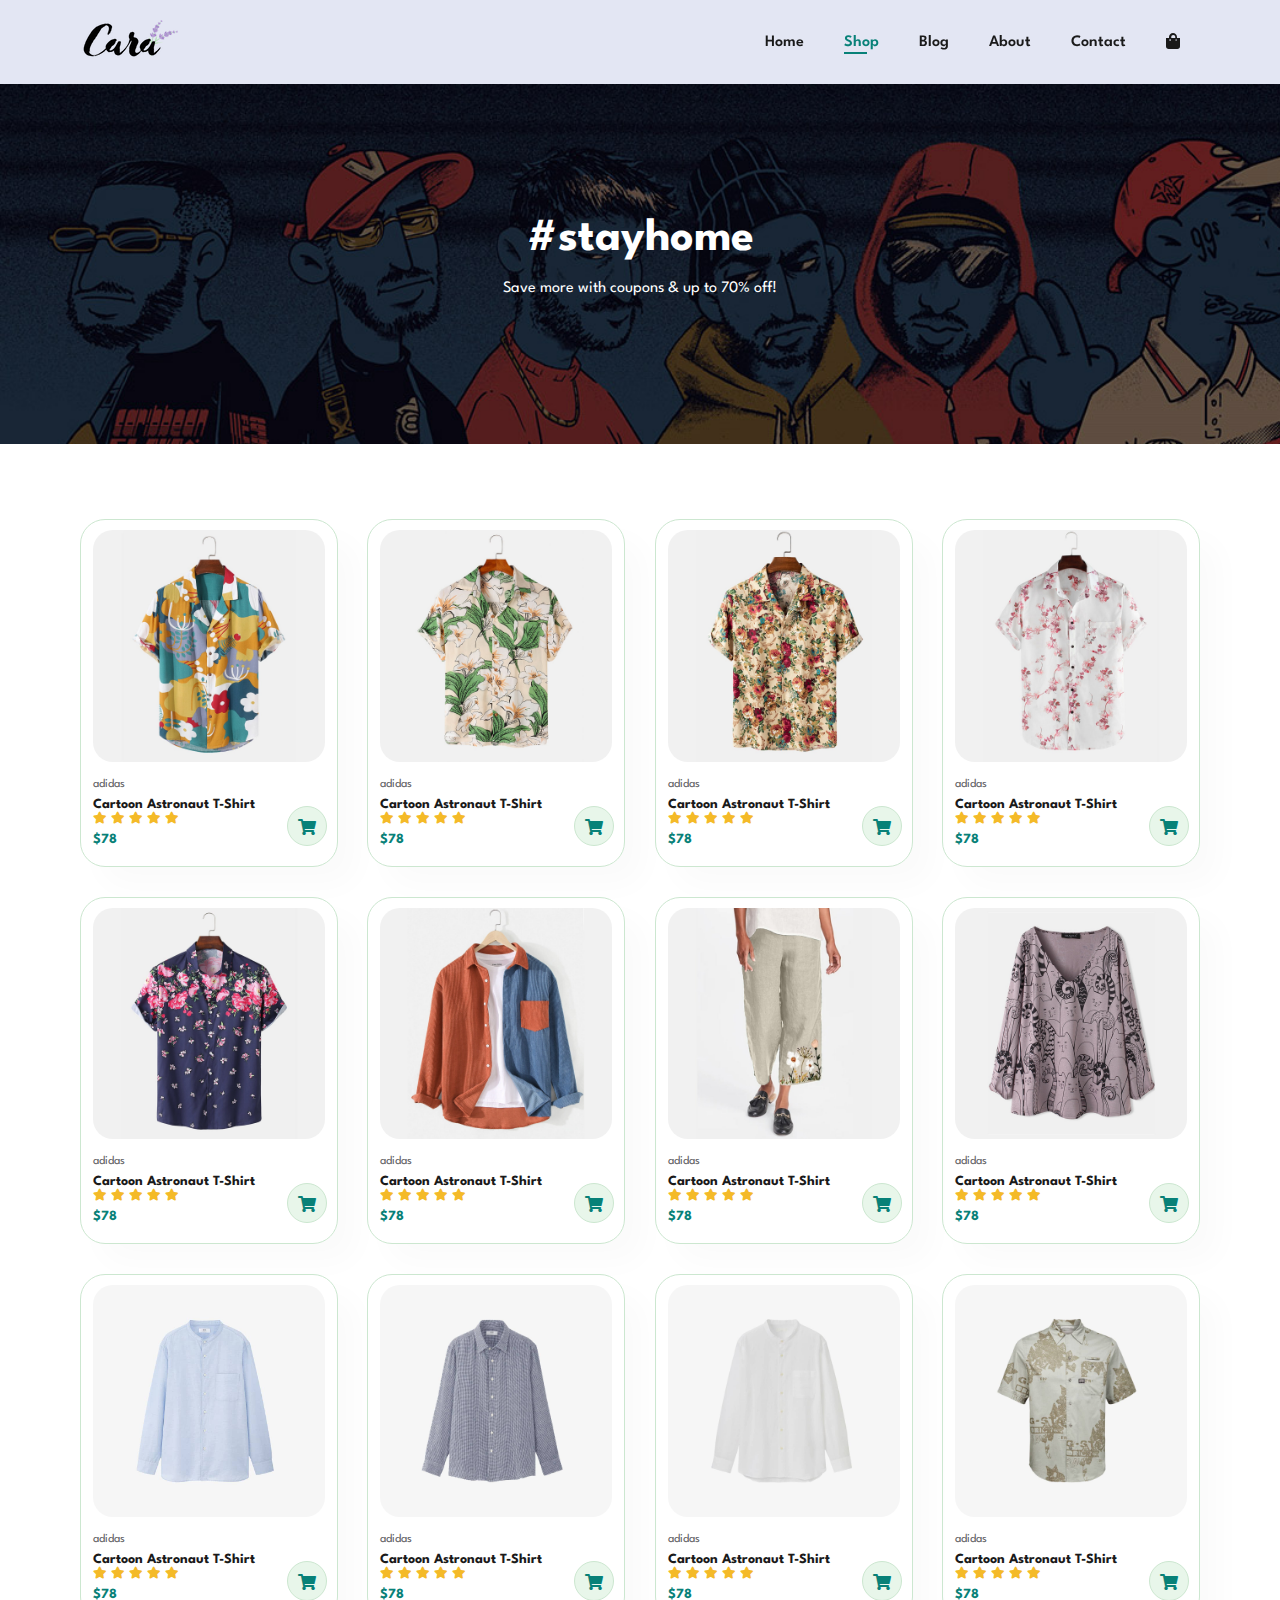
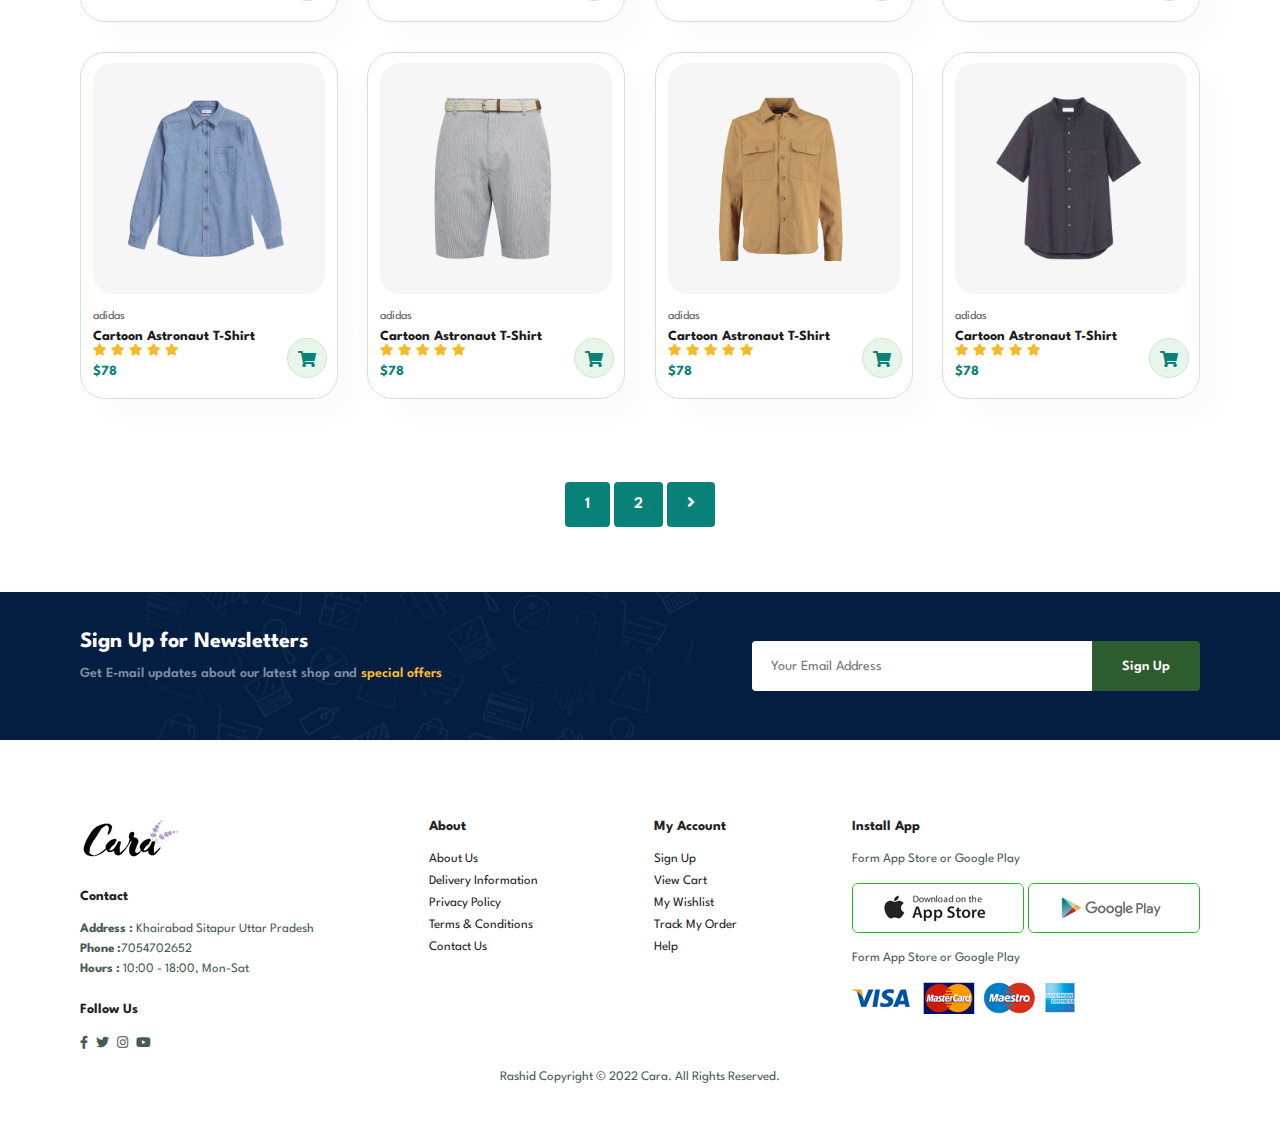
<file: shop.html>
<!DOCTYPE html>
<html lang="en">
<head>
    <meta charset="UTF-8">
    <meta http-equiv="X-UA-Compatible" content="IE=edge">
    <meta name="viewport" content="width=device-width, initial-scale=1.0">
    <title>Ecommerce Site</title>
    <link rel="stylesheet" href="https://use.fontawesome.com/releases/v5.15.4/css/all.css"/>
    <link rel="stylesheet" href="style.css">
</head>
<body>
    <section id="header">
        <a href="#"><img src="img/logo.png" class="logo" alt=""></a>
        <div>
            <ul id="navbar">
                <li><a  href="index.html">Home</a></li>
                <li><a class="active" href="shop.html">Shop</a></li>
                <li><a href="blog.html">Blog</a></li>
                <li><a href="about.html">About</a></li>
                <li><a href="contact.html">Contact</a></li>
                <li id="lg-bag"> <a href="cart.html"><i class="fas fa-shopping-bag"></i></a></li>
                <a href="#" id="close"><i class="far fa-time"></i></a>
            </ul>
        </div>
        <div id="mobile">
            
             <a href="cart.html"><i class="fas fa-shopping-bag"></i></a>
             <i id="bar" class="fas fa-outdent"></i>

        </div>
    </section>
    <section id="page-header">
        <h2>#stayhome</h2>
        <p>Save more with coupons & up to 70% off!</p>
        
    </section>

    
    <section id="product1" class="section-p1">
        <div class="pro-container">
            <div class="pro" onclick="window.location.href='sproduct.html';">
                <img src="img/products/f1.jpg" alt="">
                <div class="des">
                    <span>adidas</span>
                    <h5>Cartoon Astronaut T-Shirt</h5>
                    <div class="star">
                        <i class="fas fa-star"></i>
                        <i class="fas fa-star"></i>
                        <i class="fas fa-star"></i>
                        <i class="fas fa-star"></i>
                        <i class="fas fa-star"></i>
                    </div>
                    <h4>$78</h4>
                </div>
                <a href="#"> <i class="fas fa-shopping-cart cart"></i> </a>
            </div>
            <div class="pro">
                <img src="img/products/f2.jpg" alt="">
                <div class="des">
                    <span>adidas</span>
                    <h5>Cartoon Astronaut T-Shirt</h5>
                    <div class="star">
                        <i class="fas fa-star"></i>
                        <i class="fas fa-star"></i>
                        <i class="fas fa-star"></i>
                        <i class="fas fa-star"></i>
                        <i class="fas fa-star"></i>
                    </div>
                    <h4>$78</h4>
                </div>
                <a href="#"> <i class="fas fa-shopping-cart cart"></i> </a>
            </div>
            <div class="pro">
                <img src="img/products/f3.jpg" alt="">
                <div class="des">
                    <span>adidas</span>
                    <h5>Cartoon Astronaut T-Shirt</h5>
                    <div class="star">
                        <i class="fas fa-star"></i>
                        <i class="fas fa-star"></i>
                        <i class="fas fa-star"></i>
                        <i class="fas fa-star"></i>
                        <i class="fas fa-star"></i>
                    </div>
                    <h4>$78</h4>
                </div>
                <a href="#"> <i class="fas fa-shopping-cart cart"></i> </a>
            </div>
            <div class="pro">
                <img src="img/products/f4.jpg" alt="">
                <div class="des">
                    <span>adidas</span>
                    <h5>Cartoon Astronaut T-Shirt</h5>
                    <div class="star">
                        <i class="fas fa-star"></i>
                        <i class="fas fa-star"></i>
                        <i class="fas fa-star"></i>
                        <i class="fas fa-star"></i>
                        <i class="fas fa-star"></i>
                    </div>
                    <h4>$78</h4>
                </div>
                <a href="#"> <i class="fas fa-shopping-cart cart"></i> </a>
            </div>
            <div class="pro">
                <img src="img/products/f5.jpg" alt="">
                <div class="des">
                    <span>adidas</span>
                    <h5>Cartoon Astronaut T-Shirt</h5>
                    <div class="star">
                        <i class="fas fa-star"></i>
                        <i class="fas fa-star"></i>
                        <i class="fas fa-star"></i>
                        <i class="fas fa-star"></i>
                        <i class="fas fa-star"></i>
                    </div>
                    <h4>$78</h4>
                </div>
                <a href="#"> <i class="fas fa-shopping-cart cart"></i> </a>
            </div>
            <div class="pro">
                <img src="img/products/f6.jpg" alt="">
                <div class="des">
                    <span>adidas</span>
                    <h5>Cartoon Astronaut T-Shirt</h5>
                    <div class="star">
                        <i class="fas fa-star"></i>
                        <i class="fas fa-star"></i>
                        <i class="fas fa-star"></i>
                        <i class="fas fa-star"></i>
                        <i class="fas fa-star"></i>
                    </div>
                    <h4>$78</h4>
                </div>
                <a href="#"> <i class="fas fa-shopping-cart cart"></i> </a>
            </div>
            <div class="pro">
                <img src="img/products/f7.jpg" alt="">
                <div class="des">
                    <span>adidas</span>
                    <h5>Cartoon Astronaut T-Shirt</h5>
                    <div class="star">
                        <i class="fas fa-star"></i>
                        <i class="fas fa-star"></i>
                        <i class="fas fa-star"></i>
                        <i class="fas fa-star"></i>
                        <i class="fas fa-star"></i>
                    </div>
                    <h4>$78</h4>
                </div>
                <a href="#"> <i class="fas fa-shopping-cart cart"></i> </a>
            </div>
            <div class="pro">
                <img src="img/products/f8.jpg" alt="">
                <div class="des">
                    <span>adidas</span>
                    <h5>Cartoon Astronaut T-Shirt</h5>
                    <div class="star">
                        <i class="fas fa-star"></i>
                        <i class="fas fa-star"></i>
                        <i class="fas fa-star"></i>
                        <i class="fas fa-star"></i>
                        <i class="fas fa-star"></i>
                    </div>
                    <h4>$78</h4>
                </div>
                <a href="#"> <i class="fas fa-shopping-cart cart"></i> </a>
            </div>
            <div class="pro">
                <img src="img/products/n1.jpg" alt="">
                <div class="des">
                    <span>adidas</span>
                    <h5>Cartoon Astronaut T-Shirt</h5>
                    <div class="star">
                        <i class="fas fa-star"></i>
                        <i class="fas fa-star"></i>
                        <i class="fas fa-star"></i>
                        <i class="fas fa-star"></i>
                        <i class="fas fa-star"></i>
                    </div>
                    <h4>$78</h4>
                </div>
                <a href="#"> <i class="fas fa-shopping-cart cart"></i> </a>
            </div>
            <div class="pro">
                <img src="img/products/n2.jpg" alt="">
                <div class="des">
                    <span>adidas</span>
                    <h5>Cartoon Astronaut T-Shirt</h5>
                    <div class="star">
                        <i class="fas fa-star"></i>
                        <i class="fas fa-star"></i>
                        <i class="fas fa-star"></i>
                        <i class="fas fa-star"></i>
                        <i class="fas fa-star"></i>
                    </div>
                    <h4>$78</h4>
                </div>
                <a href="#"> <i class="fas fa-shopping-cart cart"></i> </a>
            </div>
            <div class="pro">
                <img src="img/products/n3.jpg" alt="">
                <div class="des">
                    <span>adidas</span>
                    <h5>Cartoon Astronaut T-Shirt</h5>
                    <div class="star">
                        <i class="fas fa-star"></i>
                        <i class="fas fa-star"></i>
                        <i class="fas fa-star"></i>
                        <i class="fas fa-star"></i>
                        <i class="fas fa-star"></i>
                    </div>
                    <h4>$78</h4>
                </div>
                <a href="#"> <i class="fas fa-shopping-cart cart"></i> </a>
            </div>
            <div class="pro">
                <img src="img/products/n4.jpg" alt="">
                <div class="des">
                    <span>adidas</span>
                    <h5>Cartoon Astronaut T-Shirt</h5>
                    <div class="star">
                        <i class="fas fa-star"></i>
                        <i class="fas fa-star"></i>
                        <i class="fas fa-star"></i>
                        <i class="fas fa-star"></i>
                        <i class="fas fa-star"></i>
                    </div>
                    <h4>$78</h4>
                </div>
                <a href="#"> <i class="fas fa-shopping-cart cart"></i> </a>
            </div>
            <div class="pro">
                <img src="img/products/n5.jpg" alt="">
                <div class="des">
                    <span>adidas</span>
                    <h5>Cartoon Astronaut T-Shirt</h5>
                    <div class="star">
                        <i class="fas fa-star"></i>
                        <i class="fas fa-star"></i>
                        <i class="fas fa-star"></i>
                        <i class="fas fa-star"></i>
                        <i class="fas fa-star"></i>
                    </div>
                    <h4>$78</h4>
                </div>
                <a href="#"> <i class="fas fa-shopping-cart cart"></i> </a>
            </div>
            <div class="pro">
                <img src="img/products/n6.jpg" alt="">
                <div class="des">
                    <span>adidas</span>
                    <h5>Cartoon Astronaut T-Shirt</h5>
                    <div class="star">
                        <i class="fas fa-star"></i>
                        <i class="fas fa-star"></i>
                        <i class="fas fa-star"></i>
                        <i class="fas fa-star"></i>
                        <i class="fas fa-star"></i>
                    </div>
                    <h4>$78</h4>
                </div>
                <a href="#"> <i class="fas fa-shopping-cart cart"></i> </a>
            </div>
            <div class="pro">
                <img src="img/products/n7.jpg" alt="">
                <div class="des">
                    <span>adidas</span>
                    <h5>Cartoon Astronaut T-Shirt</h5>
                    <div class="star">
                        <i class="fas fa-star"></i>
                        <i class="fas fa-star"></i>
                        <i class="fas fa-star"></i>
                        <i class="fas fa-star"></i>
                        <i class="fas fa-star"></i>
                    </div>
                    <h4>$78</h4>
                </div>
                <a href="#"> <i class="fas fa-shopping-cart cart"></i> </a>
            </div>
            <div class="pro">
                <img src="img/products/n8.jpg" alt="">
                <div class="des">
                    <span>adidas</span>
                    <h5>Cartoon Astronaut T-Shirt</h5>
                    <div class="star">
                        <i class="fas fa-star"></i>
                        <i class="fas fa-star"></i>
                        <i class="fas fa-star"></i>
                        <i class="fas fa-star"></i>
                        <i class="fas fa-star"></i>
                    </div>
                    <h4>$78</h4>
                </div>
                <a href="#"> <i class="fas fa-shopping-cart cart"></i> </a>
            </div>
        </div>
    </section>
    <section id="pagination" class="section-p1">
        <a href="#">1</a>
        <a href="#">2</a>
        <a href="#"> <i class="fas fa-angle-right"></i> </a>
    </section>
   
    <section id="newsletter" class="section-p1 section-m1">
        <div class="newtext">
            <h4>Sign Up for Newsletters</h4>
            <p>Get E-mail updates about our latest shop and <span>special offers</span></p>
        </div>
        <div class="form">
            <input type="text" placeholder="Your Email Address">
            <button class="normal">Sign Up</button>
        </div>
    </section>
    <footer class="section-p1">
        <div class="column">
            <img class="logo"  src="img/logo.png" alt="">
            <h4>Contact</h4>
            <p> <strong>Address :</strong> Khairabad Sitapur Uttar Pradesh</p>
            <p> <strong>Phone :</strong>7054702652</p>
            <p> <strong>Hours :</strong> 10:00 - 18:00, Mon-Sat</p>
            <div class="follow">
                <h4>Follow Us</h4>
                <div class="icon">
                    <a href="#"><i class="fab fa-facebook-f"></i></a>
                    <a href="#"><i class="fab fa-twitter"></i></a>
                    <a href="#"><i class="fab fa-instagram"></i></a>
                    <a href="#"><i class="fab fa-youtube"></i></a>
                    
                </div>
            </div>
        </div>
        <div class="column">
            <h4>About</h4>
            <a href="#">About Us</a>
            <a href="#">Delivery Information</a>
            <a href="# ">Privacy Policy</a>
            <a href="#">Terms & Conditions</a>
            <a href="#">Contact Us</a>  
        </div>
        <div class="column">
            <h4>My Account</h4>
            <a href="#">Sign Up</a>
            <a href="#">View Cart</a>
            <a href="# ">My Wishlist</a>
            <a href="#">Track My Order</a>
            <a href="#">Help</a>  
        </div>
        <div class="column install">
            <h4>Install App</h4>
            <p>Form App Store or Google Play</p> 
            <div class="row">
                <img src="img/pay/app.jpg" alt="">
                <img src="img/pay/play.jpg" alt="">

            </div>
            <p>Form App Store or Google Play</p> 
            <img src="img/pay/pay.png" alt="">
        </div>
        <div class="copyright">
            <p>Rashid Copyright © 2022 Cara. All Rights Reserved.</p>
        </div>
    </footer>
    <script src="script.js"></script>
</body>
</html>
</file>
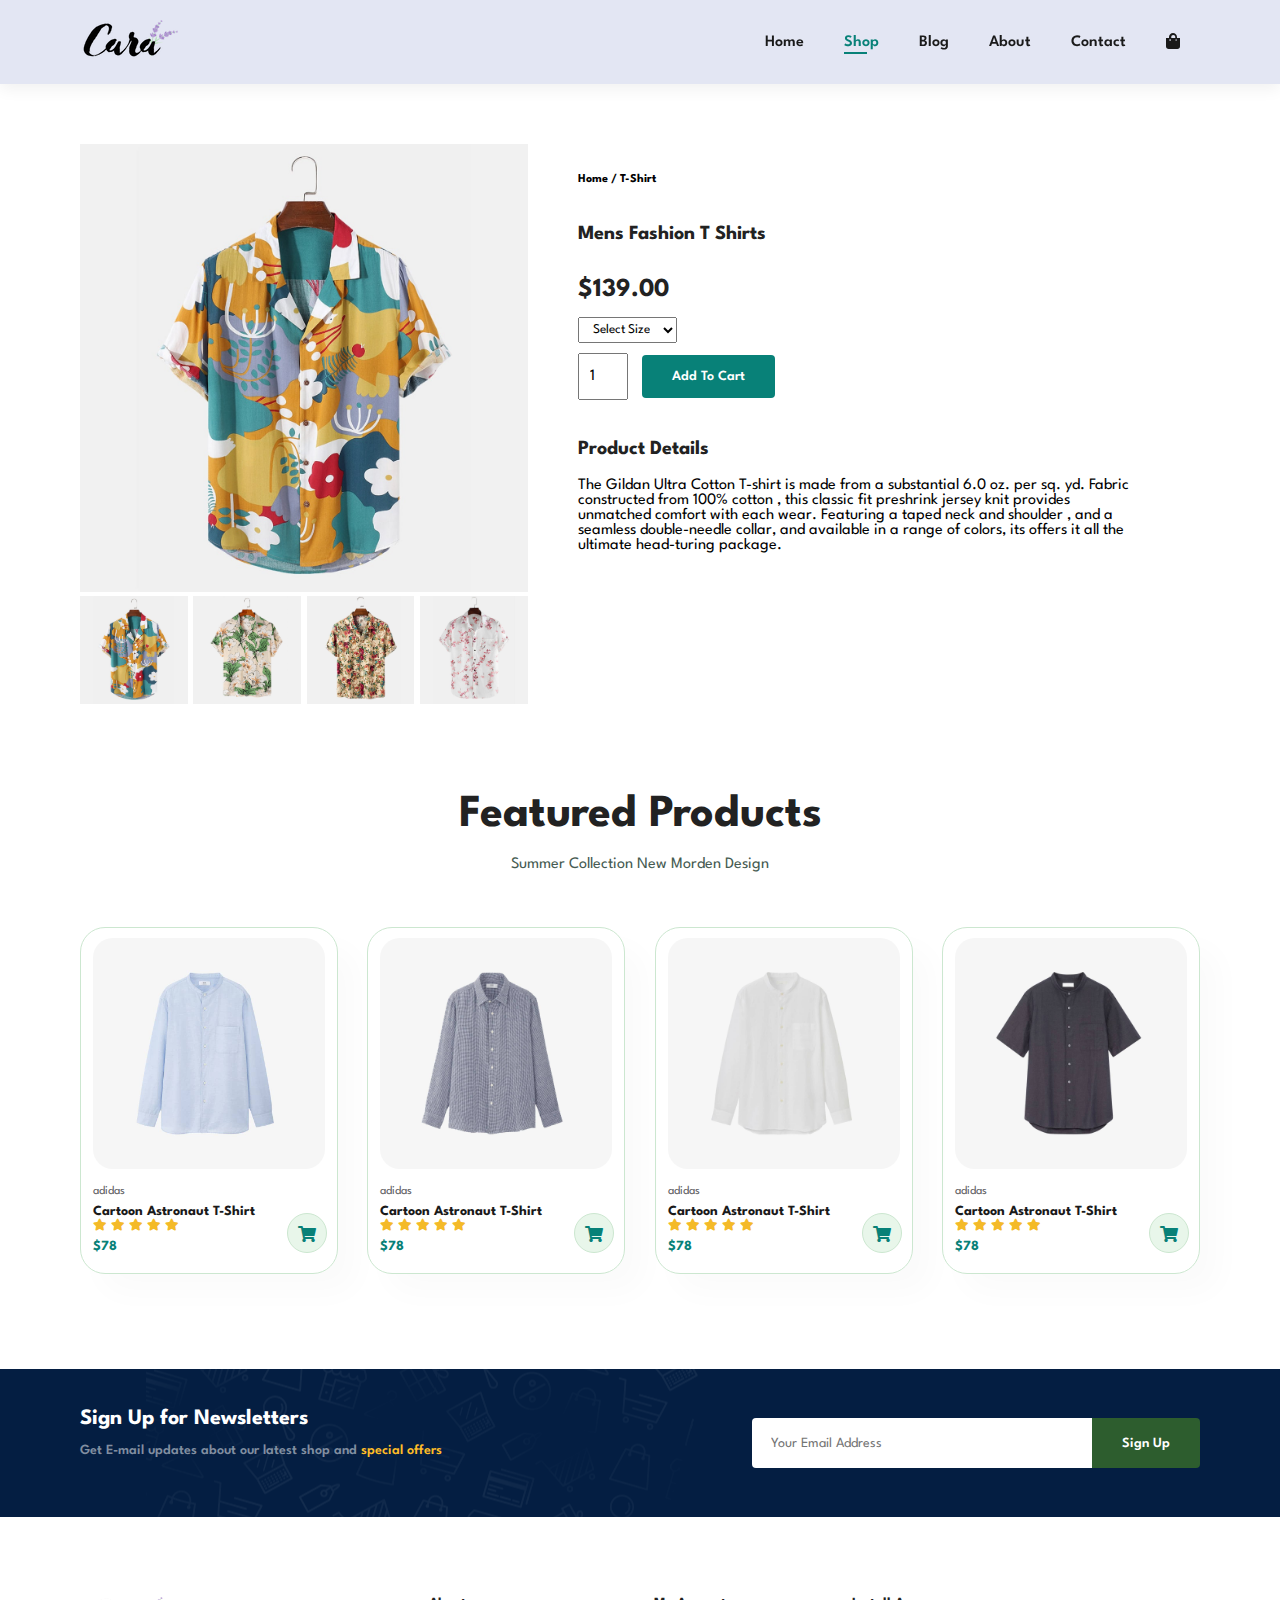
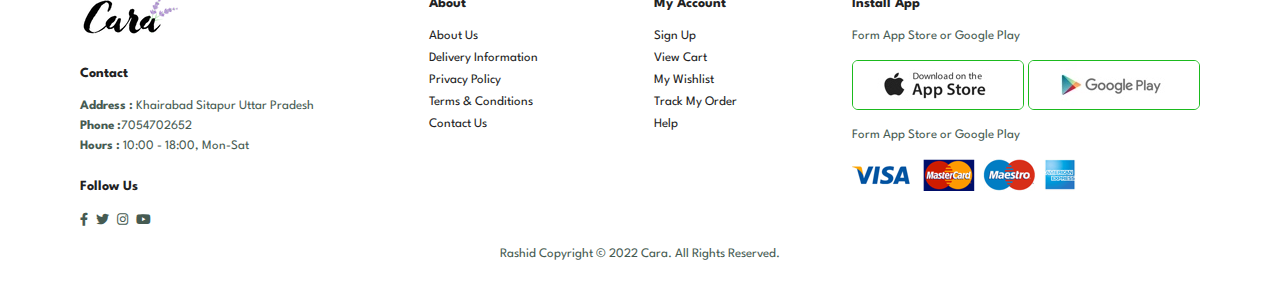
<file: sproduct.html>
<!DOCTYPE html>
<html lang="en">
  <head>
    <meta charset="UTF-8" />
    <meta http-equiv="X-UA-Compatible" content="IE=edge" />
    <meta name="viewport" content="width=device-width, initial-scale=1.0" />
    <title>Ecommerce Site</title>
    <link
      rel="stylesheet"
      href="https://use.fontawesome.com/releases/v5.15.4/css/all.css"
    />
    <link rel="stylesheet" href="style.css" />
  </head>
  <body>
    <section id="header">
      <a href="#"><img src="img/logo.png" class="logo" alt="" /></a>
      <div>
        <ul id="navbar">
          <li><a href="index.html">Home</a></li>
          <li><a class="active" href="shop.html">Shop</a></li>
          <li><a href="blog.html">Blog</a></li>
          <li><a href="about.html">About</a></li>
          <li><a href="contact.html">Contact</a></li>
          <li id="lg-bag">
            <a href="cart.html"><i class="fas fa-shopping-bag"></i></a>
          </li>
          <a href="#" id="close"><i class="far fa-time"></i></a>
        </ul>
      </div>
      <div id="mobile">
        <a href="cart.html"><i class="fas fa-shopping-bag"></i></a>
        <i id="bar" class="fas fa-outdent"></i>
      </div>
    </section>
    <section id="prodetails" class="section-p1">
      <div class="single-pro-image">
        <img src="img/products/f1.jpg" width="100%" id="MainImg" alt="" />
        <div class="small-img-group">
          <div class="small-img-col">
            <img
              src="img/products/f1.jpg"
              width="100%"
              class="small-img"
              alt=""
            />
          </div>
          <div class="small-img-col">
            <img
              src="img/products/f2.jpg"
              width="100%"
              class="small-img"
              alt=""
            />
          </div>
          <div class="small-img-col">
            <img
              src="img/products/f3.jpg"
              width="100%"
              class="small-img"
              alt=""
            />
          </div>
          <div class="small-img-col">
            <img
              src="img/products/f4.jpg"
              width="100%"
              class="small-img"
              alt=""
            />
          </div>
        </div>
      </div>
      <div class="single-pro-details">
        <h6>Home / T-Shirt</h6>
        <h4>Mens Fashion T Shirts</h4>
        <h2>$139.00</h2>
        <select>
          <option>Select Size</option>
          <option>XL</option>
          <option>XXL</option>
          <option>Small</option>
          <option>Medium</option>
          <option>Large</option>
        </select>
        <input type="number" value="1" />
        <button class="normal">Add To Cart</button>
        <h4>Product Details</h4>
        <span>
            The Gildan Ultra Cotton T-shirt is made from a substantial 6.0 oz. per
            sq. yd. Fabric constructed from 100% cotton , this classic fit preshrink
            jersey knit provides unmatched comfort with each wear. Featuring a taped
            neck and shoulder , and a seamless double-needle collar, and available
            in a range of colors, its offers it all the ultimate head-turing
            package.
        </span>
    </div>
    </section>
    <section id="product1" class="section-p1">
        <h2>Featured Products</h2>
        <p>Summer Collection New Morden Design</p>
        <div class="pro-container">
            <div class="pro">
                <img src="img/products/n1.jpg" alt="">
                <div class="des">
                    <span>adidas</span>
                    <h5>Cartoon Astronaut T-Shirt</h5>
                    <div class="star">
                        <i class="fas fa-star"></i>
                        <i class="fas fa-star"></i>
                        <i class="fas fa-star"></i>
                        <i class="fas fa-star"></i>
                        <i class="fas fa-star"></i>
                    </div>
                    <h4>$78</h4>
                </div>
                <a href="#"> <i class="fas fa-shopping-cart cart"></i> </a>
            </div>
            <div class="pro">
                <img src="img/products/n2.jpg" alt="">
                <div class="des">
                    <span>adidas</span>
                    <h5>Cartoon Astronaut T-Shirt</h5>
                    <div class="star">
                        <i class="fas fa-star"></i>
                        <i class="fas fa-star"></i>
                        <i class="fas fa-star"></i>
                        <i class="fas fa-star"></i>
                        <i class="fas fa-star"></i>
                    </div>
                    <h4>$78</h4>
                </div>
                <a href="#"> <i class="fas fa-shopping-cart cart"></i> </a>
            </div>
            <div class="pro">
                <img src="img/products/n3.jpg" alt="">
                <div class="des">
                    <span>adidas</span>
                    <h5>Cartoon Astronaut T-Shirt</h5>
                    <div class="star">
                        <i class="fas fa-star"></i>
                        <i class="fas fa-star"></i>
                        <i class="fas fa-star"></i>
                        <i class="fas fa-star"></i>
                        <i class="fas fa-star"></i>
                    </div>
                    <h4>$78</h4>
                </div>
                <a href="#"> <i class="fas fa-shopping-cart cart"></i> </a>
            </div>
            <div class="pro">
                <img src="img/products/n8.jpg" alt="">
                <div class="des">
                    <span>adidas</span>
                    <h5>Cartoon Astronaut T-Shirt</h5>
                    <div class="star">
                        <i class="fas fa-star"></i>
                        <i class="fas fa-star"></i>
                        <i class="fas fa-star"></i>
                        <i class="fas fa-star"></i>
                        <i class="fas fa-star"></i>
                    </div>
                    <h4>$78</h4>
                </div>
                <a href="#"> <i class="fas fa-shopping-cart cart"></i> </a>
            </div>
        </div>
    </section>
    <section id="newsletter" class="section-p1 section-m1">
      <div class="newtext">
        <h4>Sign Up for Newsletters</h4>
        <p>
          Get E-mail updates about our latest shop and
          <span>special offers</span>
        </p>
      </div>
      <div class="form">
        <input type="text" placeholder="Your Email Address" />
        <button class="normal">Sign Up</button>
      </div>
    </section>
    <footer class="section-p1">
      <div class="column">
        <img class="logo" src="img/logo.png" alt="" />
        <h4>Contact</h4>
        <p><strong>Address :</strong> Khairabad Sitapur Uttar Pradesh</p>
        <p><strong>Phone :</strong>7054702652</p>
        <p><strong>Hours :</strong> 10:00 - 18:00, Mon-Sat</p>
        <div class="follow">
          <h4>Follow Us</h4>
          <div class="icon">
            <a href="#"><i class="fab fa-facebook-f"></i></a>
            <a href="#"><i class="fab fa-twitter"></i></a>
            <a href="#"><i class="fab fa-instagram"></i></a>
            <a href="#"><i class="fab fa-youtube"></i></a>
          </div>
        </div>
      </div>
      <div class="column">
        <h4>About</h4>
        <a href="#">About Us</a>
        <a href="#">Delivery Information</a>
        <a href="# ">Privacy Policy</a>
        <a href="#">Terms & Conditions</a>
        <a href="#">Contact Us</a>
      </div>
      <div class="column">
        <h4>My Account</h4>
        <a href="#">Sign Up</a>
        <a href="#">View Cart</a>
        <a href="# ">My Wishlist</a>
        <a href="#">Track My Order</a>
        <a href="#">Help</a>
      </div>
      <div class="column install">
        <h4>Install App</h4>
        <p>Form App Store or Google Play</p>
        <div class="row">
          <img src="img/pay/app.jpg" alt="" />
          <img src="img/pay/play.jpg" alt="" />
        </div>
        <p>Form App Store or Google Play</p>
        <img src="img/pay/pay.png" alt="" />
      </div>
      <div class="copyright">
        <p>Rashid Copyright © 2022 Cara. All Rights Reserved.</p>
      </div>
    </footer>
     <!-- /* write javascript code to change the image one by one -->
    <script>
       const mainImg = document.getElementById('MainImg');
     const smalling = document.querySelectorAll('.small-img');
     
     smalling.forEach((small) => {
         small.addEventListener('click', ()=>{
             mainImg.src = small.src
         })
     })
     const allProduct = document.querySelectorAll('#product1 .pro-container .pro')
     console.log(allProduct);
     
     allProduct.forEach(product =>{
         product.addEventListener('click', ()=>{
             window.location.href = 'sproduct.html'
         })
     })
    </script>



    <script src="script.js"></script>
  </body>
</html>
</file>
<file: style.css>
/***** Google Fonts*****/
@import url('https://fonts.googleapis.com/css2?family=Spartan:wght@100;200;300;400;500;600;700;800;900&display=swap');

* {
    margin: 0;
    padding: 0;
    box-sizing: border-box;
    font-family: 'Spartan', sans-serif;
}

h1 {
    font-size: 50px;
    line-height: 64px;
    color: #222;
}

h2 {
    font-size: 46px;
    line-height: 54px;
    color: #222;
}

h4 {
    font-size: 20px;
    color: #222;
}

h6 {
    font-weight: 700;
    font-size: 12px;
}

p {
    font-size: 16px;
    color: #465b52;
    margin: 15px 0 20px 0;
}

.section-p1 {
    padding: 40px 80px;
}

.section-m1 {
    margin: 40px 0;
}

button.normal {
    font-size: 14px;
    font-weight: 600;
    padding: 15px 30px;
    color: #000;
    background-color: #fff;
    border-radius: 4px;
    cursor: pointer;
    border: none;
    outline: none;
    transition: 0.2s;
}

button.white {
    font-size: 13px;
    font-weight: 600;
    padding: 11px 18px;
    color: #fff;
    background-color: transparent;
    /* border-radius:4px; */
    cursor: pointer;
    border: 1px solid #fff;
    outline: none;
    transition: 0.2s;
}

body {
    width: 100%;
}

/* Header Start */
#header {
    display: flex;
    align-items: center;
    justify-content: space-between;
    padding: 20px 80px;
    background: #E3E6F3;
    box-shadow: 0 5px 15px rgba(0, 0, 0, 0.06);
    z-index: 999;
    position: sticky;
    top: 0;
    left: 0;
}

#navbar {
    display: flex;
    align-items: center;
    justify-content: center;
}

#navbar li {
    list-style: none;
    padding: 0 20px;
    position: relative;
}

#navbar li a {
    text-decoration: none;
    font-size: 16px;
    font-weight: 600;
    color: #1a1a1a;
    transition: 0.3s ease;
}

#navbar li a:hover,
#navbar li a.active {
    color: #088178;
}

#navbar li a.active::after,
#navbar li a:hover::after {
    content: "";
    width: 30%;
    height: 2px;
    background: #088178;
    position: absolute;
    bottom: -4px;
    left: 20px;
}

#mobile {
    display: none;
    align-items: center;
}

#close {
    display: none;
}

/* Home Page */

#hero {
    background-image: url(/img/hero4.png);
    height: 90vh;
    width: 100%;
    background-size: cover;
    background-position: top 25% right 0;
    padding: 0 80px;
    display: flex;
    flex-direction: column;
    justify-content: center;
    align-items: flex-start;
}

#hero h4 {
    padding-bottom: 15px
}

#hero h1 {
    color: #088178;
}

#hero button {
    background-image: url(/img/button.png);
    background-color: transparent;
    color: #088178;
    border: 0;
    padding: 14px 80px 14px 65px;
    background-repeat: no-repeat;
    cursor: pointer;
    font-weight: 700;
    font-size: 15px;
}

#feature {
    display: flex;
    align-items: center;
    justify-content: space-between;
    flex-wrap: wrap;
}

#feature .fe-box {
    width: 180px;
    text-align: center;
    padding: 25px 15px;
    box-shadow: 20px 20px 34px rgba(0, 0, 0, 0.03);
    border: 1px solid #cce7d0;
    border-radius: 4px;
    margin: 15px 0;
}

#feature .fe-box:hover {
    box-shadow: 10px 10px 54px rgba(70, 62, 221, 0.1);
}

/* for making image responsive */

#feature .fe-box img {
    width: 100%;
    /* height: auto; */
    margin-bottom: 10px;
}

#feature .fe-box h6 {
    display: inline-block;
    padding: 9px 8px 6px 8px;
    line-height: 1;
    border-radius: 4px;
    color: #088178;
    background-color: #fddde4;
}

#feature .fe-box:nth-child(2) h6 {
    background-color: #c2ecbe;
}

#feature .fe-box:nth-child(3) h6 {
    background-color: #d2d7f3;
}

#feature .fe-box:nth-child(4) h6 {
    background-color: #e2cdef;
}

#feature .fe-box:nth-child(5) h6 {
    background-color: #eeb8c4;
}

#feature .fe-box:nth-child(6) h6 {
    background-color: #e8e7ac;
}

#product1 {
    text-align: center;
}

#product1 .pro-container {
    display: flex;
    justify-content: space-between;
    padding-top: 20px;
    flex-wrap: wrap;
}

#product1 .pro {
    width: 23%;
    min-width: 250px;
    padding: 10px 12px;
    border: 1px solid #cce7d0;
    border-radius: 25px;
    cursor: pointer;
    box-shadow: 20px 20px 30px rgba(0, 0, 0, 0.02);
    margin: 15px 0;
    transition: 0.2 ease;
    position: relative;
}

#product1 .pro:hover {
    box-shadow: 20px 20px 30px rgba(0, 0, 0, 0.06);
}

#product1 .pro img {
    width: 100%;
    border-radius: 20px;
}

#product1 .pro .des {
    text-align: start;
    padding: 10px 0;
}

#product1 .pro .des span {
    color: #606063;
    font-size: 12px;
}

#product1 .pro .des h5 {
    padding-top: 7px;
    color: #1a1a1a;
    font-size: 14px;
}

#product1 .pro .des i {
    font-size: 12px;
    color: rgb(244, 186, 40);
}

#product1 .pro .des h4 {
    padding-top: 7px;
    font-size: 14px;
    color: #088178;
}

#product1 .pro .cart {
    width: 40px;
    height: 40px;
    line-height: 40px;
    border-radius: 50px;
    background-color: #e8f6ea;
    color: #088178;
    border: 1px solid #cce7d0;
    position: absolute;
    bottom: 20px;
    right: 10px;
}

#banner {
    display: flex;
    flex-direction: column;
    justify-content: center;
    align-items: center;
    text-align: center;
    background-image: url("img/banner/b2.jpg");
    width: 100%;
    height: 40vh;
    background-size: cover;
    background-position: center;
}

#banner h4 {
    color: #fff;
    font-size: 16px;
    padding: 10px 0;
}

#banner h2 {
    color: #fff;
    font-size: 16px;
    padding: 10px 0;
}

#banner h2 span {
    color: #ef3636;
}

#banner button:hover {
    background-color: #2d5d2e;
    color: #fff;
}

#sm-banner {
    flex-wrap: wrap;
    justify-content: space-between;
    display: flex;
}

#sm-banner .banner-box {
    display: flex;
    flex-direction: column;
    justify-content: center;
    align-items: flex-start;
    background-image: url("img/banner/b17.jpg");
    min-width: 650px;
    height: 50vh;
    background-size: cover;
    background-position: center;
    padding: 30px;
}

#sm-banner .banner-box2 {
    background-image: url("img/banner/b10.jpg");
}

#sm-banner h4 {
    color: #fff;
    font-size: 20px;
    font-weight: 300;
}

#sm-banner h2 {
    color: #fff;
    font-size: 28px;
    font-weight: 800;
}

#sm-banner span {
    color: #fff;
    font-size: 14px;
    font-weight: 500;
    padding-bottom: 15px;
}

#sm-banner .banner-box:hover button {
    background-color: #2d5d2e;
    border: 1px solid #2d5d2e;
}

#banner3 {
    display: flex;
    justify-content: space-between;
    flex-wrap: wrap;
    padding: 0 80px;
}

#banner3 .banner-box {
    display: flex;
    flex-direction: column;
    justify-content: center;
    align-items: flex-start;
    background-image: url("img/banner/b7.jpg");
    min-width: 30%;
    height: 30vh;
    background-size: cover;
    background-position: center;
    padding: 20px;
    margin-bottom: 20px;
}

#banner3 .banner-box2 {
    background-image: url("img/banner/b4.jpg");
}

#banner3 .banner-box3 {
    background-image: url("img/banner/b18.jpg");
}

#banner3 h2 {
    color: #fff;
    font-weight: 900;
    font-size: 15px;
}

#banner3 h3 {
    color: #ec544e;
    font-size: 15px;
    font-weight: 800;
}

#newsletter {
    display: flex;
    justify-content: space-between;
    align-items: center;
    flex-wrap: wrap;
    background-image: url("img/banner/b14.png");
    background-repeat: no-repeat;
    background-position: 20% 30%;
    background-color: #041e42;
}

#newsletter h4 {
    font-size: 22px;
    font-weight: 700;
    color: #fff;
}

#newsletter p {
    font-size: 14px;
    font-weight: 600;
    color: #818ea0;
}

#newsletter p span {
    color: #ffbd27;
}

#newsletter input {
    height: 3.125rem;
    padding: 0 1.25em;
    font-size: 14px;
    width: 100%;
    border: 1px solid transparent;
    border-radius: 4px;
    outline: none;
    border-top-right-radius: 0;
    border-bottom-right-radius: 0;
}

#newsletter button {
    background-color: #2d5d2e;
    color: #fff;
    border-top-left-radius: 0;
    border-bottom-left-radius: 0;
    white-space: nowrap;
}

#newsletter .form {
    display: flex;
    width: 40%;
}

footer {
    display: flex;
    flex-wrap: wrap;
    justify-content: space-between;
}

footer .column {
    display: flex;
    flex-direction: column;
    align-items: flex-start;
    margin-bottom: 20px;
}

footer .logo {
    margin-bottom: 30px;
}

footer h4 {
    font-size: 14px;
    padding-bottom: 20px;
}

footer p {
    font-size: 13px;
    margin: 0 0 8px 0;
}

footer a {
    font-size: 13px;
    text-decoration: none;
    color: #222;
    margin-bottom: 10px;
}

footer .follow {
    margin-top: 20px;
}

footer .follow i {
    color: #465b52;
    padding-right: 4px;
    cursor: pointer;
}

footer .install .row img {
    border: 1px solid #1bba1e;
    border-radius: 6px;
}

footer .install img {
    margin: 10px 0 15px 0;
}

footer .copyright {
    width: 100%;
    text-align: center;
}

footer .follow i:hover,
footer a:hover {
    color: #05e74d;
}


/* Shop Page*/
#page-header {
    background-image: url("img/banner/b1.jpg");
    width: 100%;
    height: 40vh;
    background-size: cover;
    display: flex;
    justify-content: center;
    text-align: center;
    flex-direction: column;
    padding: 14px;
}

#page-header h2,
#page-header p {
    color: #fff;
}

#pagination {
    text-align: center;
}

#pagination a {
    text-decoration: none;
    background-color: #088178;
    padding: 15px 20px;
    border-radius: 4px;
    color: #fff;
    font-weight: 600;
}

#pagination a i {
    font-size: 16px;
    font-weight: 600;
}

/* Single Products*/
#prodetails {
    display: flex;
    margin-top: 20px;
}

#prodetails .single-pro-image {
    width: 40%;
    margin-right: 50px;
}

.small-img-group {
    display: flex;
    justify-content: space-between;
}

.small-img-col {
    flex-basis: 24%;
    cursor: pointer;
}

#prodetails .single-pro-details {
    width: 50%;
    padding-top: 30px;
}

#prodetails .single-pro-details h4 {
    padding: 40px 0 20px 0;
}

#prodetails .single-pro-details h2 {
    font-size: 26px;
}

#prodetails .single-pro-details select {
    display: block;
    padding: 5px 10px;
    margin-bottom: 10px;
}

#prodetails .single-pro-details input {
    width: 50px;
    height: 47px;
    padding-left: 10px;
    font-size: 16px;
    margin-right: 10px;
}

#prodetails .single-pro-details input:focus {
    outline: none;
}

#prodetails .single-pro-details button {
    background: #088178;
    color: #fff;
}

#prodetails .single-pro-details input span {
    line-height: 25px;
}

/* Blog Page*/
#page-header.blog-header {
    background-image: url("img/banner/b19.jpg");
}

#blog {
    padding: 150px 150px 0px 150px;
}

#blog .blog-box {
    display: flex;
    align-items: center;
    width: 100%;
    position: relative;
    padding-bottom: 90px;
}

#blog .blog-img {
    width: 50%;
    margin-right: 40px;
}

#blog img {
    width: 100%;
    height: 300px;
    object-fit: cover;
}

#blog .blog-details {
    width: 50%;

}

#blog .blog-details h4 {
    font-size: 20px;
    font-weight: 600;
    margin-bottom: 10px;
}

#blog .blog-details p {
    font-size: 14px;
    margin-bottom: 10px;
}

#blog .blog-details a {
    font-size: 11px;
    color: #000;
    ;
    text-decoration: none;
    font-weight: 700;
    position: relative;
    transition: 0.3s;
}

#blog .blog-details a::after {
    content: "";
    position: absolute;
    width: 50%;
    height: 1px;
    top: 4px;
    right: -70px;
    background-color: #000;
}

#blog .blog-details a:hover {
    color: #088178;
}

#blog .blog-details a:hover::after {
    background-color: #088178
}

#blog .blog-box h1 {
    top: -40px;
    position: absolute;
    left: 0;
    font-size: 70px;
    font-weight: 700;
    color: #8a8b8c;
    z-index: -9;
}



/* About Page*/

#page-header.about-header {
    background-image: url("img/about/banner.png");
}

#about-head {
    display: flex;
    align-items: center;
}

#about-head img {
    width: 50%;
    height: auto;
}

#about-head div {
    padding-left: 40px;
}

#about-app {
    text-align: center;
}

#about-app .video {
    width: 70%;
    height: 100%;
    margin: 30px auto  0 auto;
}
#about-app .video video{
    width: 100%;
    height: 100%;
    border-radius: 20px;
}


/* Contact Page*/

#contact-details {
    display: flex;
    justify-content: space-between;
    align-items: center;
}

#contact-details .details{
    width: 40%;
}
#contact-details .details span,
#form-details form span{
    font-size: 12px;
}
#contact-details .details h2,
#form-details form h2{
    font-size: 26px;
    line-height: 35px;
    padding: 20px 0;
}
#contact-details .details h3{
    font-size: 16px;
    padding-bottom: 20px 0;
}
#contact-details .details li{
    list-style: none;
    display: flex;
    padding: 10px 0;
}
#contact-details .details li i{
    font-size:14px;
    padding-right: 22px;
}
#contact-details .details li p{
    margin:0;
    font-size: 14px;
}   
#contact-details .map{
    width: 55%;
    height: 400px;
}
#contact-details .map iframe{
    width: 100%;
    height: 100%;
}
#form-details{
    display: flex;
    justify-content:space-between;
    margin: 30px;
    padding: 80px;
    border: 1px solid #e1e1e1;
}
#form-details form{
    width: 65%;
    display: flex;
    flex-direction: column;
    align-items: flex-start;
}
#form-details form input,
#form-details form textarea{
    width: 100%;
    padding: 12px 15px;
    outline: none;
    margin-bottom:20px;
    border: 1px solid #e1e1e1;
}
#form-details form button{
    background-color:#088178;
    color: #fff;
}
#form-details .people div{
    padding-bottom: 25px;
    display: flex;
    align-items: flex-start;
}
#form-details .people div img{
    width: 65px;
    height:65px;
    object-fit: contain;
    margin-right: 15px;
}
#form-details .people div p{
    margin:0;
    font-size:13px;
    line-height: 25px;
}

#form-details .people div span{
    font-size: 16px;
    color: #000;
    font-weight: 600;
    display:block;
}



/* Cart Page*/

#cart table{
    width: 100%;
    border-collapse: collapse;
    table-layout: fixed;
    white-space: nowrap;
}
#cart table img{
    width:70px;
}
#cart table td:nth-child(1){
    width: 100px;
    text-align: center;
}
#cart table td:nth-child(2){
    width: 150px;
    text-align: center;
}
#cart table td:nth-child(3){
    width: 250px;
    text-align: center;
}
#cart table td:nth-child(4){
    width: 150px;
    text-align: center;
}
#cart table td:nth-child(5){
    width: 150px;
    text-align: center;
}
#cart table td:nth-child(6){
    width: 150px;
    text-align: center;
}
#cart table td:nth-child(5) input{
    width: 70px;
    padding: 10px 5px 10px 15px;
}
#cart table thead {
    border: 1px solid #e2e9e1;
    border-left: none ;
    border-right: none ;
}
#cart table thead td{
    font-weight:700;
    font-size: 13px;
    padding: 18px 0;
    text-transform: uppercase;
}
#cart table tbody tr td {
    padding-top: 15px;
}
#cart table tbody  td {
    font-size: 13px;
}
#cart-add{
    display: flex;
    flex-wrap: wrap;
    justify-content: space-between;
}
#coupon{
    width: 50%;
    margin-bottom: 30px;
}
#coupon h3,
#subtotal h3{
    padding-bottom: 15px;
}
#coupon input{
    padding:10px 20px;
    outline: none;
    width:60%;
    margin-right: 10px;
    border:1px solid #e2e9e1;
}
#coupon button,
#subtotal button{
    background-color: #088178;
    color: #fff;
    padding:12px 20px;
}
#subtotal{
    width: 50%;
    margin-bottom: 30px;
    border:1px solid #e2e9e1;
    padding: 30px;
}
#subtotal table{
    border-collapse: collapse;
    width: 50%;
    margin-bottom: 20px;
}
#subtotal table td{
    width: 50%;
    border:1px solid #e2e9e1;
    padding: 10px;
    font-size: 13px;
}


/* Starting Media Queries */
@media (max-width : 799px) {
    .section-p1 {
        padding: 40px 40px;
    }

    #navbar {
        display: flex;
        flex-direction: column;
        align-items:flex-start ;
        justify-content: flex-start;
        position: fixed;
        top: 0;
        right: -300px;
        height: 100vh;
        width: 300px;
        background-color: #E3E6F3;
        box-shadow: 0 40px 60px rgba(0, 0, 0, 0.1);
        padding: 80px 0 0 10px;
        transition: 0.3s;
    }

    #navbar.active {
        right: 0px;
    }

    #navbar li {
        margin-bottom: 25px;
    }

    #mobile {
        display: flex;
        align-items: center;
    }

    #mobile i{
        color: #1a1a1a;
        font-size: 24px;
        padding-left: 20px;
    }

    #close {
        position: absolute;
        top: 30px;
        left: 30px;
        color: #222;
        font-size: 24px;
    }

    #lg-bag {
        display: none;
    }

    #hero {

        height: 70vh;
        padding: 0 80px;
        background-position: top 30% right 30%;
    }

    #feature {
        justify-content: center;
    }

    #feature .fe-box {
        margin: 15px 15px;
    }

    #product .pro-container {
        justify-content: center;
    }

    #product .pro {
        margin: 15px;
    }

    #banner {
        height: 20vh;
    }

    #sm-banner .banner-box {
        min-width: 100%;
        height: 30vh;
    }

    #banner3 {
        padding: 0 40px;
    }

    #banner3 .banner-box {
        min-width: 28%;
    }

    #newsletter .form {
        width: 70%;
    }
    /* contact page*/
    #form-details {
        padding: 40px;
    }
    #form-details form{
        width: 50%;
    }
    /* Cart page*/
    #cart{
        overflow-x:auto;
    }
}

@media (max-width : 477px) {
    #header {
        padding: 10px 30px;
    }

    h1 {
        font-size: 38px;
    }

    h2 {
        font-size: 32px;
    }

    #hero {
        padding: 0 20px;
        background-position: 55%;
    }
    /* About page*/
    #about-head {
        flex-direction: column;
    }
    #about-head img {
        width: 100%;
        margin-bottom: 20px;
    }
    #about-head div {
        padding-left: 0;
    }
    #about-app .video{
        width: 100%;
    }
    /* Contact page*/
    #contact-details{
        flex-direction: column;
    }
    #contact-details .details{
        width: 100%;
        margin-bottom: 30px;
    }
    #contact-details .map{
        width: 100%;
    }
    #form-details{
        margin:10px;
        padding : 20px 10px;
        flex-wrap: wrap;
    }
    #form-details form{
        width: 100%;
        margin-bottom:30px;
    }
    /* Cart Page*/
    #cart-add{
        flex-direction: column;
    }
    #coupon{
        width: 50%; 
    }
    #subtotal{
        width: 50%;
        padding: 20px;
    }

}
</file>
